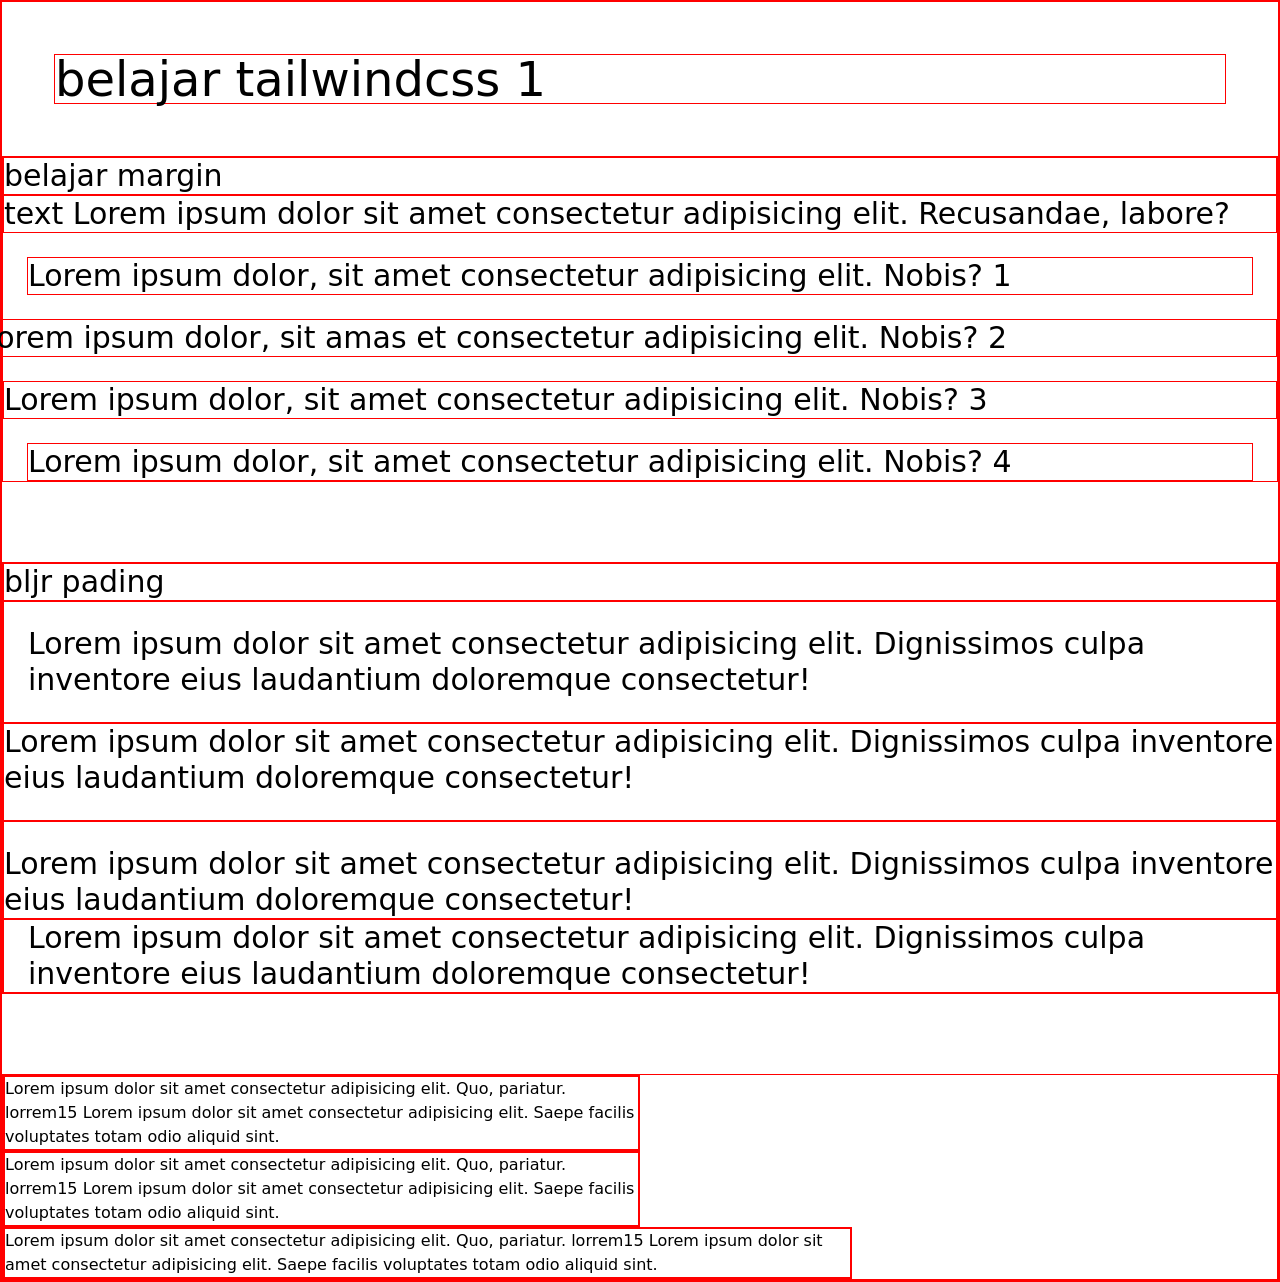
<file: src/public/index.html>
<!DOCTYPE html>
<html lang="en">

<head>
    <meta charset="UTF-8">
    <meta name="viewport" content="width=device-width, initial-scale=1.0">
    <title>Document</title>
    <link rel="stylesheet" href="/src/public/style.css">
</head>
<style>
    * {
        border: solid red 1px;

    }
</style>

<body>
    <h1 class="text-5xl m-13">belajar tailwindcss 1</h1>
    <!-- margin -->
    <section>
        <p class="text-3xl"> belajar margin</p>
        <p class="text-3xl">text Lorem ipsum dolor sit amet consectetur adipisicing elit. Recusandae, labore?</p>
        <!-- margin atas bawah kanan kiri -->
        <p class="m-6 text-3xl">Lorem ipsum dolor, sit amet consectetur adipisicing elit. Nobis? 1</p>
        <!-- margin minus kiri -->
        <p class="-ml-6 text-3xl">Lorem ipsum dolor, sit amas et consectetur adipisicing elit. Nobis? 2</p>
        <!-- margin atas bawah -->
        <p class="my-6 text-3xl">Lorem ipsum dolor, sit amet consectetur adipisicing elit. Nobis? 3</p>
        <!-- margin kiri kanan -->
        <p class="mx-6 text-3xl">Lorem ipsum dolor, sit amet consectetur adipisicing elit. Nobis? 4</p>
    </section>

    <!-- pading -->
    <section class="mt-20">
        <p class="text-3xl">bljr pading</p>
        <!-- pading atas bawah kiri kanan -->
        <p class="text-3xl p-6">Lorem ipsum dolor sit amet consectetur adipisicing elit. Dignissimos culpa inventore
            eius laudantium doloremque consectetur!</p>
        <!-- pading bawah -->
        <p class="text-3xl pb-6">Lorem ipsum dolor sit amet consectetur adipisicing elit. Dignissimos culpa inventore
            eius laudantium doloremque consectetur!</p>
        <!-- pading atas -->
        <p class="text-3xl pt-6">Lorem ipsum dolor sit amet consectetur adipisicing elit. Dignissimos culpa inventore
            eius laudantium doloremque consectetur!</p>
        <!-- pading kiri -->
        <p class="text-3xl pl-6">Lorem ipsum dolor sit amet consectetur adipisicing elit. Dignissimos culpa inventore
            eius laudantium doloremque consectetur!</p>

    </section>

    <section class="size-4/4 mt-20">

       <div class="size-2/4"> <p>Lorem ipsum dolor sit amet consectetur adipisicing elit. Quo, pariatur. lorrem15
    Lorem ipsum dolor sit amet consectetur adipisicing elit. Saepe facilis voluptates totam odio aliquid sint.
</p></div>
<div class="size-2/4"> <p>Lorem ipsum dolor sit amet consectetur adipisicing elit. Quo, pariatur. lorrem15
    Lorem ipsum dolor sit amet consectetur adipisicing elit. Saepe facilis voluptates totam odio aliquid sint.
</p></div>
<div class="size-2/3"> <p>Lorem ipsum dolor sit amet consectetur adipisicing elit. Quo, pariatur. lorrem15
    Lorem ipsum dolor sit amet consectetur adipisicing elit. Saepe facilis voluptates totam odio aliquid sint.
</p></div>
    </section>
</body 
</html>
</file>
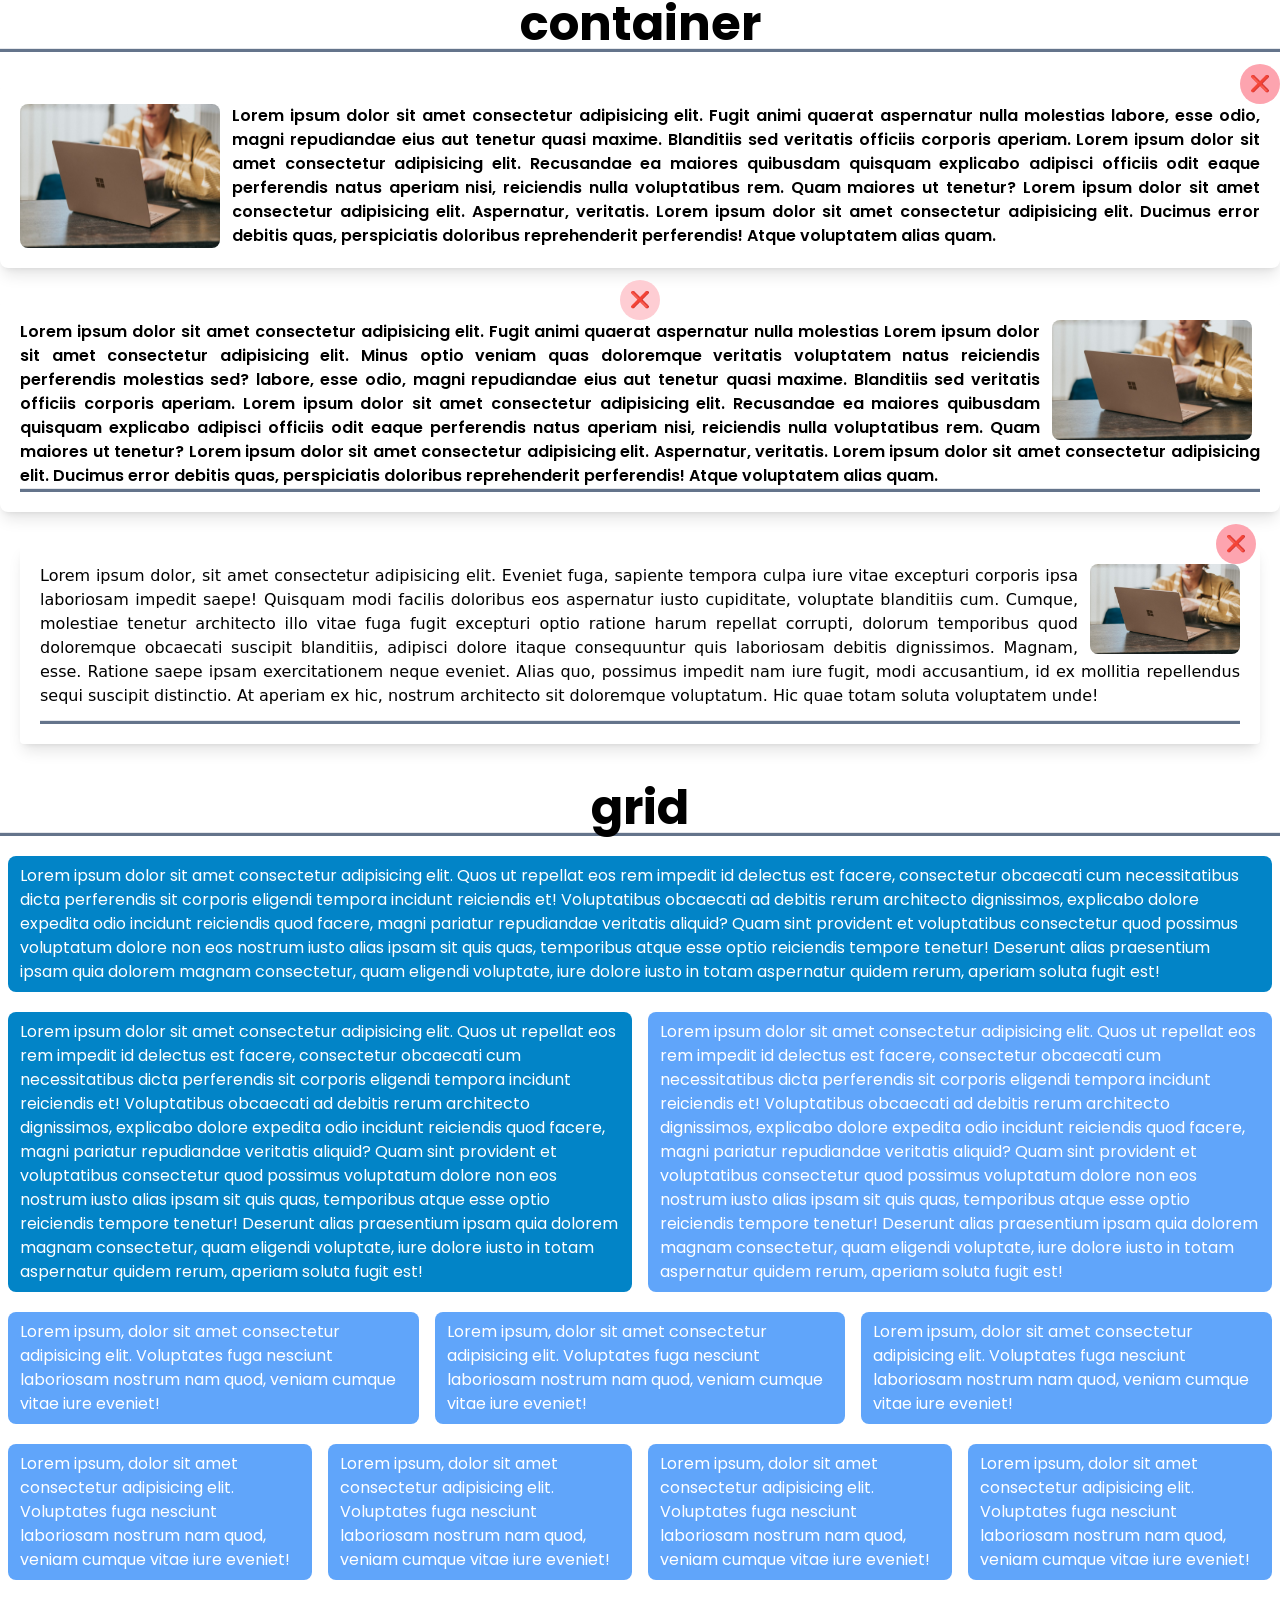
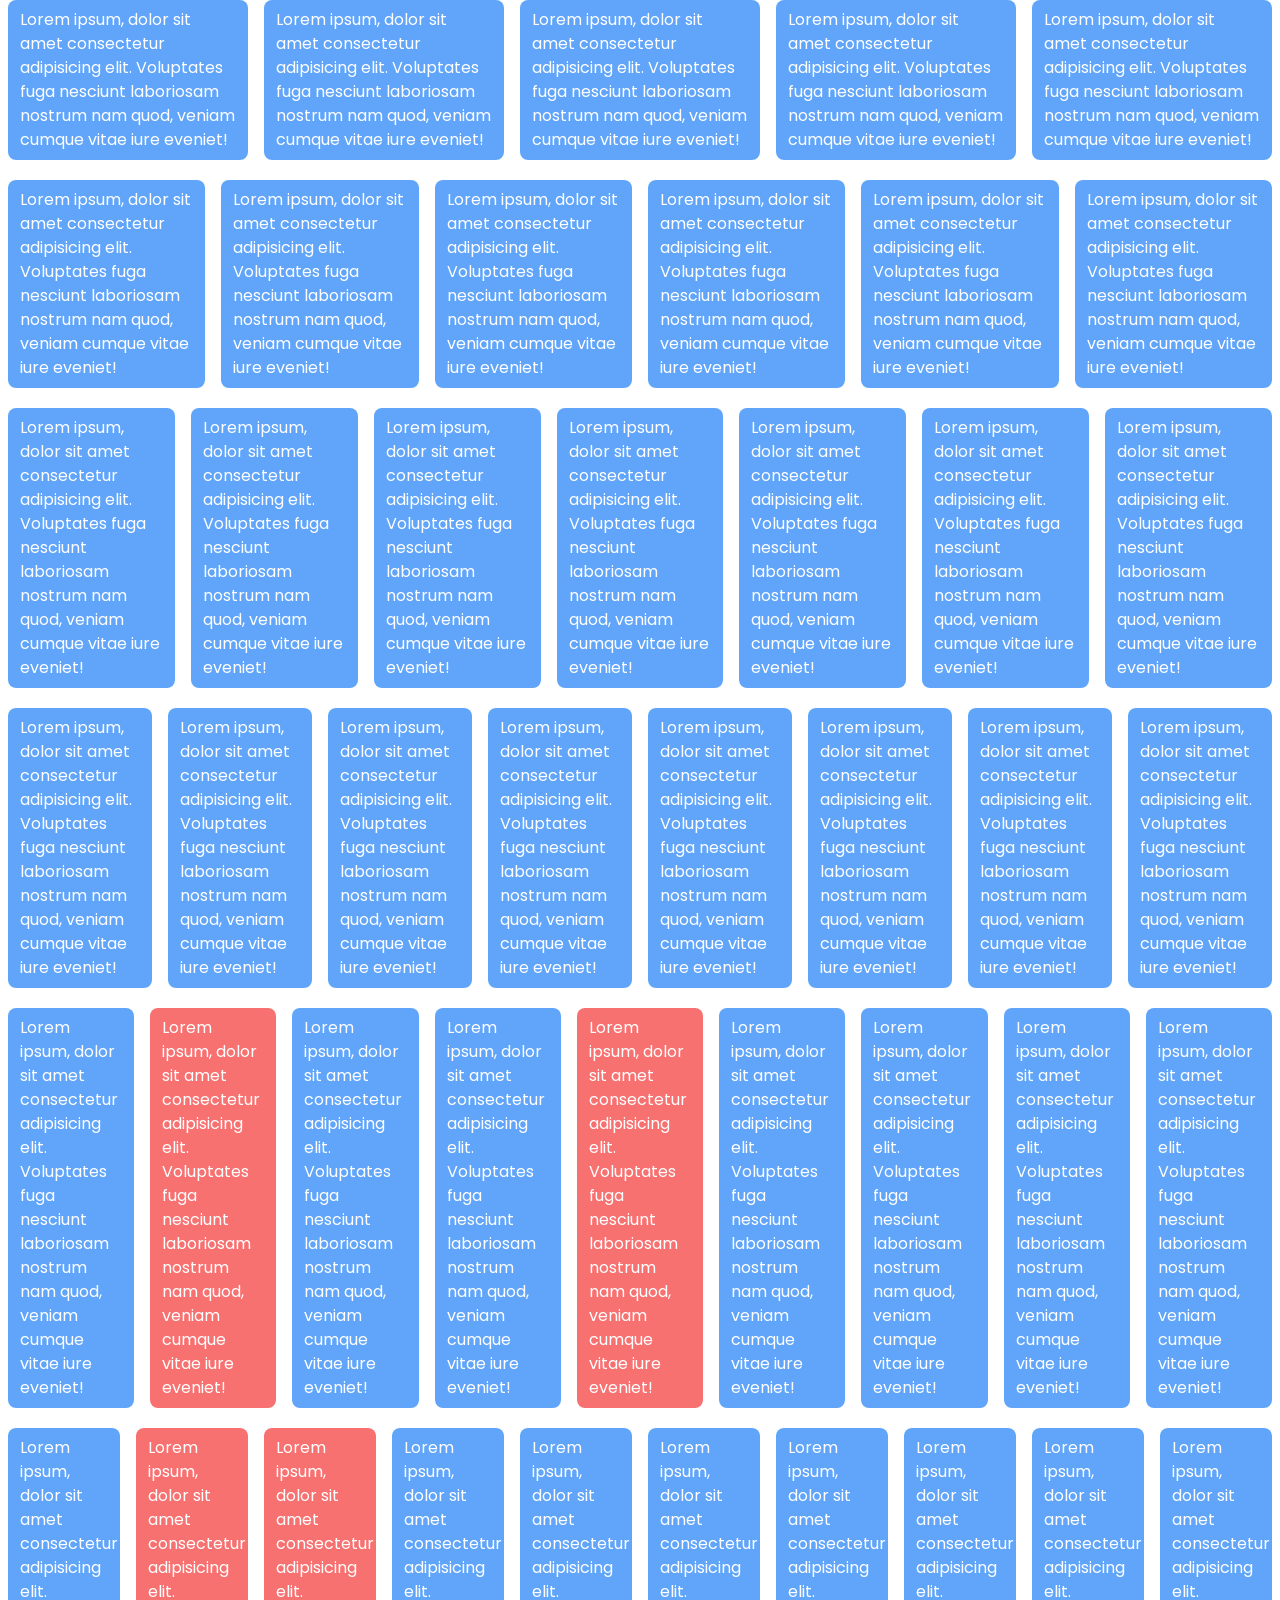
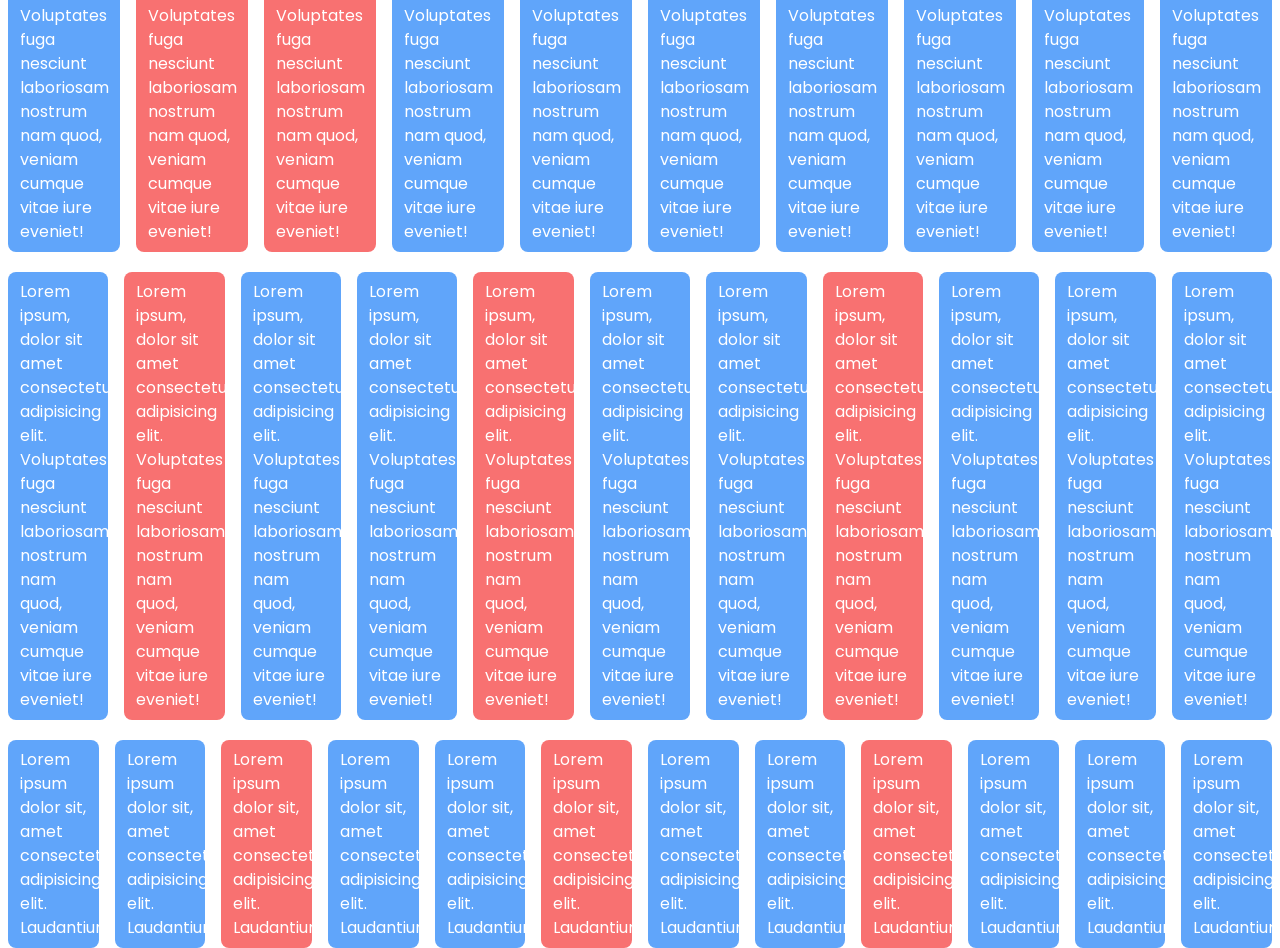
<file: src/public/index3.html>
<!DOCTYPE html>
<html lang="en">

<head>
    <meta charset="UTF-8">
    <meta name="viewport" content="width=device-width, initial-scale=1.0">
    <title>container</title>
    <link rel="preconnect" href="https://fonts.googleapis.com">
    <link rel="preconnect" href="https://fonts.gstatic.com" crossorigin>
    <link
        href="https://fonts.googleapis.com/css2?family=Nunito:wght@200;300;400;500;700&family=Poppins:wght@100;200;400;700&display=swap"
        rel="stylesheet">
    <link rel="stylesheet" href="/src/public/style.css">
</head>

<body>
    <h1 class="text-center font-Poppins text-5xl font-bold">container</h1>
    <hr class="bg-slate-500 h-[4px]">
    </hr>
    <div class="container mt-8 mx-auto px-1rem">
        <div class="bg-white p-5 shadow-lg rounded-lg flex relative">
            <div class="flex absolute rounded-full bg-rose-300 w-10 h-10 -top-5 right-0"><span class="m-auto">❌</span></div>
            <img src="/src/public/image/poto.jpeg" width="200" class="rounded-lg float-left mr-3">
            <p class="text-justify font-Poppins font-semibold">Lorem ipsum dolor sit amet consectetur adipisicing elit.
                Fugit animi quaerat aspernatur nulla molestias
                labore, esse odio, magni repudiandae eius aut tenetur quasi maxime. Blanditiis sed veritatis officiis
                corporis aperiam. Lorem ipsum dolor sit amet consectetur adipisicing elit. Recusandae ea maiores
                quibusdam quisquam explicabo adipisci officiis odit eaque perferendis natus aperiam nisi, reiciendis
                nulla voluptatibus rem. Quam maiores ut tenetur? Lorem ipsum dolor sit amet consectetur adipisicing
                elit. Aspernatur, veritatis. Lorem ipsum dolor sit amet consectetur adipisicing elit. Ducimus error
                debitis quas, perspiciatis doloribus reprehenderit perferendis! Atque voluptatem alias quam.</p>
            <div class="bg-slate-500 h-[4px]mt-3"></div>
        </div>
    </div>
    <div class="container mt-8 mx-auto px-1rem">
        <div class="bg-white p-5 shadow-lg rounded-lg  relative">
            <div class="flex absolute rounded-full bg-rose-200 w-10 h-10 -translate-x-1/2 -top-5 left-1/2">
                <span class="m-auto">❌</span>
            </div>
            <img src="/src/public/image/poto.jpeg" width="200" class="rounded-lg float-right ml-3 mr-2">
            <p class="text-justify font-Poppins font-semibold">Lorem ipsum dolor sit amet consectetur adipisicing elit.
                Fugit animi quaerat aspernatur nulla molestias Lorem ipsum dolor sit amet consectetur adipisicing elit.
                Minus optio veniam quas doloremque veritatis voluptatem natus reiciendis perferendis molestias sed?
                labore, esse odio, magni repudiandae eius aut tenetur quasi maxime. Blanditiis sed veritatis officiis
                corporis aperiam. Lorem ipsum dolor sit amet consectetur adipisicing elit. Recusandae ea maiores
                quibusdam quisquam explicabo adipisci officiis odit eaque perferendis natus aperiam nisi, reiciendis
                nulla voluptatibus rem. Quam maiores ut tenetur? Lorem ipsum dolor sit amet consectetur adipisicing
                elit. Aspernatur, veritatis. Lorem ipsum dolor sit amet consectetur adipisicing elit. Ducimus error
                debitis quas, perspiciatis doloribus reprehenderit perferendis! Atque voluptatem alias quam.</p>
            <div class="bg-slate-500 h-[4px]mt-3"></div>
            <hr class="bg-slate-500 h-[4px]">
            </hr>
        </div>
    </div>
    <div class="container mt-8 mx-auto px-5">
        <div class="bg-white p-5 shadow-lg rounded relative">
            <div class="rounded-full bg-rose-300 w-10 h-10 flex absolute -top-5 right-0 -translate-x-1">
                <a class="m-auto" href="#">❌</a>
            </div>
            <img src="/src/public/image/poto.jpeg" alt="" width="150" height="150" class="rounded-lg float-right ml-3">
            <p class="text-justify font-Montserrat font-light">Lorem ipsum dolor, sit amet consectetur adipisicing elit.
                Eveniet fuga, sapiente tempora culpa iure vitae excepturi corporis ipsa laboriosam impedit saepe!
                Quisquam modi facilis doloribus eos aspernatur iusto cupiditate, voluptate blanditiis cum. Cumque,
                molestiae tenetur architecto illo vitae fuga fugit excepturi optio ratione harum repellat corrupti,
                dolorum temporibus quod doloremque obcaecati suscipit blanditiis, adipisci dolore itaque consequuntur
                quis laboriosam debitis dignissimos. Magnam, esse. Ratione saepe ipsam exercitationem neque eveniet.
                Alias quo, possimus impedit nam iure fugit, modi accusantium, id ex mollitia repellendus sequi suscipit
                distinctio. At aperiam ex hic, nostrum architecto sit doloremque voluptatum. Hic quae totam soluta
                voluptatem unde!</p>
            <hr class="bg-slate-500 h-[4px] mt-3">
        </div>
    </div>
    <h1 class="text-5xl font-Poppins text-center font-bold mt-10 ">grid</h1>
    <hr class="bg-slate-500 h-[4px]">
    <div class="mt-5 grid grid-cols-1">
        <div class="bg-sky-600 px-3 py-2 mx-2 rounded-lg">
            <p class="font-Poppins text-white">Lorem ipsum dolor sit amet consectetur adipisicing elit. Quos ut repellat
                eos rem impedit id delectus est
                facere, consectetur obcaecati cum necessitatibus dicta perferendis sit corporis eligendi tempora
                incidunt reiciendis et! Voluptatibus obcaecati ad debitis rerum architecto dignissimos, explicabo dolore
                expedita odio incidunt reiciendis quod facere, magni pariatur repudiandae veritatis aliquid? Quam sint
                provident et voluptatibus consectetur quod possimus voluptatum dolore non eos nostrum iusto alias ipsam
                sit quis quas, temporibus atque esse optio reiciendis tempore tenetur! Deserunt alias praesentium ipsam
                quia dolorem magnam consectetur, quam eligendi voluptate, iure dolore iusto in totam aspernatur quidem
                rerum, aperiam soluta fugit est!</p>
        </div>
    </div>

    <div class="mt-5 grid grid-cols-2">
        <div class="bg-sky-600 px-3 py-2 mx-2 rounded-lg">
            <p class="font-Poppins text-white">Lorem ipsum dolor sit amet consectetur adipisicing elit. Quos ut repellat
                eos rem impedit id delectus est
                facere, consectetur obcaecati cum necessitatibus dicta perferendis sit corporis eligendi tempora
                incidunt reiciendis et! Voluptatibus obcaecati ad debitis rerum architecto dignissimos, explicabo dolore
                expedita odio incidunt reiciendis quod facere, magni pariatur repudiandae veritatis aliquid? Quam sint
                provident et voluptatibus consectetur quod possimus voluptatum dolore non eos nostrum iusto alias ipsam
                sit quis quas, temporibus atque esse optio reiciendis tempore tenetur! Deserunt alias praesentium ipsam
                quia dolorem magnam consectetur, quam eligendi voluptate, iure dolore iusto in totam aspernatur quidem
                rerum, aperiam soluta fugit est!</p>
        </div>
        <div class="bg-blue-400 px-3 py-2 mx-2 rounded-lg">
            <p class="font-Poppins text-white">Lorem ipsum dolor sit amet consectetur adipisicing elit. Quos ut repellat
                eos rem impedit id delectus est
                facere, consectetur obcaecati cum necessitatibus dicta perferendis sit corporis eligendi tempora
                incidunt reiciendis et! Voluptatibus obcaecati ad debitis rerum architecto dignissimos, explicabo dolore
                expedita odio incidunt reiciendis quod facere, magni pariatur repudiandae veritatis aliquid? Quam sint
                provident et voluptatibus consectetur quod possimus voluptatum dolore non eos nostrum iusto alias ipsam
                sit quis quas, temporibus atque esse optio reiciendis tempore tenetur! Deserunt alias praesentium ipsam
                quia dolorem magnam consectetur, quam eligendi voluptate, iure dolore iusto in totam aspernatur quidem
                rerum, aperiam soluta fugit est!</p>
        </div>
    </div>

    <div class="mt-5 grid grid-cols-3">
        <div class="bg-blue-400 px-3 py-2 mx-2 rounded-lg">
            <p class="font-Poppins text-white">Lorem ipsum, dolor sit amet consectetur adipisicing elit. Voluptates fuga
                nesciunt laboriosam nostrum nam quod, veniam cumque vitae iure eveniet!</p>
        </div>
        <div class="bg-blue-400 px-3 py-2 mx-2 rounded-lg">
            <p class="font-Poppins text-white">Lorem ipsum, dolor sit amet consectetur adipisicing elit. Voluptates fuga
                nesciunt laboriosam nostrum nam quod, veniam cumque vitae iure eveniet!</p>
        </div>
        <div class="bg-blue-400 px-3 py-2 mx-2 rounded-lg">
            <p class="font-Poppins text-white">Lorem ipsum, dolor sit amet consectetur adipisicing elit. Voluptates fuga
                nesciunt laboriosam nostrum nam quod, veniam cumque vitae iure eveniet!</p>
        </div>
    </div>

    <div class="mt-5 grid grid-cols-4">
        <div class="bg-blue-400 px-3 py-2 mx-2 rounded-lg">
            <p class="font-Poppins text-white">Lorem ipsum, dolor sit amet consectetur adipisicing elit. Voluptates fuga
                nesciunt laboriosam nostrum nam quod, veniam cumque vitae iure eveniet!</p>
        </div>
        <div class="bg-blue-400 px-3 py-2 mx-2 rounded-lg">
            <p class="font-Poppins text-white">Lorem ipsum, dolor sit amet consectetur adipisicing elit. Voluptates fuga
                nesciunt laboriosam nostrum nam quod, veniam cumque vitae iure eveniet!</p>
        </div>
        <div class="bg-blue-400 px-3 py-2 mx-2 rounded-lg">
            <p class="font-Poppins text-white">Lorem ipsum, dolor sit amet consectetur adipisicing elit. Voluptates fuga
                nesciunt laboriosam nostrum nam quod, veniam cumque vitae iure eveniet!</p>
        </div>
        <div class="bg-blue-400 px-3 py-2 mx-2 rounded-lg">
            <p class="font-Poppins text-white">Lorem ipsum, dolor sit amet consectetur adipisicing elit. Voluptates fuga
                nesciunt laboriosam nostrum nam quod, veniam cumque vitae iure eveniet!</p>
        </div>
    </div>

    <div class="mt-5 grid grid-cols-5">
        <div class="bg-blue-400 px-3 py-2 mx-2 rounded-lg">
            <p class="font-Poppins text-white">Lorem ipsum, dolor sit amet consectetur adipisicing elit. Voluptates fuga
                nesciunt laboriosam nostrum nam quod, veniam cumque vitae iure eveniet!</p>
        </div>
        <div class="bg-blue-400 px-3 py-2 mx-2 rounded-lg">
            <p class="font-Poppins text-white">Lorem ipsum, dolor sit amet consectetur adipisicing elit. Voluptates fuga
                nesciunt laboriosam nostrum nam quod, veniam cumque vitae iure eveniet!</p>
        </div>
        <div class="bg-blue-400 px-3 py-2 mx-2 rounded-lg">
            <p class="font-Poppins text-white">Lorem ipsum, dolor sit amet consectetur adipisicing elit. Voluptates fuga
                nesciunt laboriosam nostrum nam quod, veniam cumque vitae iure eveniet!</p>
        </div>
        <div class="bg-blue-400 px-3 py-2 mx-2 rounded-lg">
            <p class="font-Poppins text-white">Lorem ipsum, dolor sit amet consectetur adipisicing elit. Voluptates fuga
                nesciunt laboriosam nostrum nam quod, veniam cumque vitae iure eveniet!</p>
        </div>
        <div class="bg-blue-400 px-3 py-2 mx-2 rounded-lg">
            <p class="font-Poppins text-white">Lorem ipsum, dolor sit amet consectetur adipisicing elit. Voluptates fuga
                nesciunt laboriosam nostrum nam quod, veniam cumque vitae iure eveniet!</p>
        </div>
    </div>

    <div class="mt-5 grid grid-cols-6">
        <div class="bg-blue-400 px-3 py-2 mx-2 rounded-lg">
            <p class="font-Poppins text-white">Lorem ipsum, dolor sit amet consectetur adipisicing elit. Voluptates fuga
                nesciunt laboriosam nostrum nam quod, veniam cumque vitae iure eveniet!</p>
        </div>
        <div class="bg-blue-400 px-3 py-2 mx-2 rounded-lg">
            <p class="font-Poppins text-white">Lorem ipsum, dolor sit amet consectetur adipisicing elit. Voluptates fuga
                nesciunt laboriosam nostrum nam quod, veniam cumque vitae iure eveniet!</p>
        </div>
        <div class="bg-blue-400 px-3 py-2 mx-2 rounded-lg">
            <p class="font-Poppins text-white">Lorem ipsum, dolor sit amet consectetur adipisicing elit. Voluptates fuga
                nesciunt laboriosam nostrum nam quod, veniam cumque vitae iure eveniet!</p>
        </div>
        <div class="bg-blue-400 px-3 py-2 mx-2 rounded-lg">
            <p class="font-Poppins text-white">Lorem ipsum, dolor sit amet consectetur adipisicing elit. Voluptates fuga
                nesciunt laboriosam nostrum nam quod, veniam cumque vitae iure eveniet!</p>
        </div>
        <div class="bg-blue-400 px-3 py-2 mx-2 rounded-lg">
            <p class="font-Poppins text-white">Lorem ipsum, dolor sit amet consectetur adipisicing elit. Voluptates fuga
                nesciunt laboriosam nostrum nam quod, veniam cumque vitae iure eveniet!</p>
        </div>
        <div class="bg-blue-400 px-3 py-2 mx-2 rounded-lg">
            <p class="font-Poppins text-white">Lorem ipsum, dolor sit amet consectetur adipisicing elit. Voluptates fuga
                nesciunt laboriosam nostrum nam quod, veniam cumque vitae iure eveniet!</p>
        </div>
    </div>

    <div class="mt-5 grid grid-cols-7">
        <div class="bg-blue-400 px-3 py-2 mx-2 rounded-lg">
            <p class="font-Poppins text-white">Lorem ipsum, dolor sit amet consectetur adipisicing elit. Voluptates fuga
                nesciunt laboriosam nostrum nam quod, veniam cumque vitae iure eveniet!</p>
        </div>
        <div class="bg-blue-400 px-3 py-2 mx-2 rounded-lg">
            <p class="font-Poppins text-white">Lorem ipsum, dolor sit amet consectetur adipisicing elit. Voluptates fuga
                nesciunt laboriosam nostrum nam quod, veniam cumque vitae iure eveniet!</p>
        </div>
        <div class="bg-blue-400 px-3 py-2 mx-2 rounded-lg">
            <p class="font-Poppins text-white">Lorem ipsum, dolor sit amet consectetur adipisicing elit. Voluptates fuga
                nesciunt laboriosam nostrum nam quod, veniam cumque vitae iure eveniet!</p>
        </div>
        <div class="bg-blue-400 px-3 py-2 mx-2 rounded-lg">
            <p class="font-Poppins text-white">Lorem ipsum, dolor sit amet consectetur adipisicing elit. Voluptates fuga
                nesciunt laboriosam nostrum nam quod, veniam cumque vitae iure eveniet!</p>
        </div>
        <div class="bg-blue-400 px-3 py-2 mx-2 rounded-lg">
            <p class="font-Poppins text-white">Lorem ipsum, dolor sit amet consectetur adipisicing elit. Voluptates fuga
                nesciunt laboriosam nostrum nam quod, veniam cumque vitae iure eveniet!</p>
        </div>
        <div class="bg-blue-400 px-3 py-2 mx-2 rounded-lg">
            <p class="font-Poppins text-white">Lorem ipsum, dolor sit amet consectetur adipisicing elit. Voluptates fuga
                nesciunt laboriosam nostrum nam quod, veniam cumque vitae iure eveniet!</p>
        </div>
        <div class="bg-blue-400 px-3 py-2 mx-2 rounded-lg">
            <p class="font-Poppins text-white">Lorem ipsum, dolor sit amet consectetur adipisicing elit. Voluptates fuga
                nesciunt laboriosam nostrum nam quod, veniam cumque vitae iure eveniet!</p>
        </div>
    </div>

    <div class="mt-5 grid grid-cols-8">
        <div class="bg-blue-400 px-3 py-2 mx-2 rounded-lg">
            <p class="font-Poppins text-white">Lorem ipsum, dolor sit amet consectetur adipisicing elit. Voluptates fuga
                nesciunt laboriosam nostrum nam quod, veniam cumque vitae iure eveniet!</p>
        </div>
        <div class="bg-blue-400 px-3 py-2 mx-2 rounded-lg">
            <p class="font-Poppins text-white">Lorem ipsum, dolor sit amet consectetur adipisicing elit. Voluptates fuga
                nesciunt laboriosam nostrum nam quod, veniam cumque vitae iure eveniet!</p>
        </div>
        <div class="bg-blue-400 px-3 py-2 mx-2 rounded-lg">
            <p class="font-Poppins text-white">Lorem ipsum, dolor sit amet consectetur adipisicing elit. Voluptates fuga
                nesciunt laboriosam nostrum nam quod, veniam cumque vitae iure eveniet!</p>
        </div>
        <div class="bg-blue-400 px-3 py-2 mx-2 rounded-lg">
            <p class="font-Poppins text-white">Lorem ipsum, dolor sit amet consectetur adipisicing elit. Voluptates fuga
                nesciunt laboriosam nostrum nam quod, veniam cumque vitae iure eveniet!</p>
        </div>
        <div class="bg-blue-400 px-3 py-2 mx-2 rounded-lg">
            <p class="font-Poppins text-white">Lorem ipsum, dolor sit amet consectetur adipisicing elit. Voluptates fuga
                nesciunt laboriosam nostrum nam quod, veniam cumque vitae iure eveniet!</p>
        </div>
        <div class="bg-blue-400 px-3 py-2 mx-2 rounded-lg">
            <p class="font-Poppins text-white">Lorem ipsum, dolor sit amet consectetur adipisicing elit. Voluptates fuga
                nesciunt laboriosam nostrum nam quod, veniam cumque vitae iure eveniet!</p>
        </div>
        <div class="bg-blue-400 px-3 py-2 mx-2 rounded-lg">
            <p class="font-Poppins text-white">Lorem ipsum, dolor sit amet consectetur adipisicing elit. Voluptates fuga
                nesciunt laboriosam nostrum nam quod, veniam cumque vitae iure eveniet!</p>
        </div>
        <div class="bg-blue-400 px-3 py-2 mx-2 rounded-lg">
            <p class="font-Poppins text-white">Lorem ipsum, dolor sit amet consectetur adipisicing elit. Voluptates fuga
                nesciunt laboriosam nostrum nam quod, veniam cumque vitae iure eveniet!</p>
        </div>
    </div>


    <div class="mt-5 grid grid-cols-9">
        <div class="bg-blue-400 px-3 py-2 mx-2 rounded-lg">
            <p class="font-Poppins text-white">Lorem ipsum, dolor sit amet consectetur adipisicing elit. Voluptates fuga
                nesciunt laboriosam nostrum nam quod, veniam cumque vitae iure eveniet!</p>
        </div>
        <div class="bg-red-400 px-3 py-2 mx-2 rounded-lg">
            <p class="font-Poppins text-white">Lorem ipsum, dolor sit amet consectetur adipisicing elit. Voluptates fuga
                nesciunt laboriosam nostrum nam quod, veniam cumque vitae iure eveniet!</p>
        </div>
        <div class="bg-blue-400 px-3 py-2 mx-2 rounded-lg">
            <p class="font-Poppins text-white">Lorem ipsum, dolor sit amet consectetur adipisicing elit. Voluptates fuga
                nesciunt laboriosam nostrum nam quod, veniam cumque vitae iure eveniet!</p>
        </div>
        <div class="bg-blue-400 px-3 py-2 mx-2 rounded-lg">
            <p class="font-Poppins text-white">Lorem ipsum, dolor sit amet consectetur adipisicing elit. Voluptates fuga
                nesciunt laboriosam nostrum nam quod, veniam cumque vitae iure eveniet!</p>
        </div>
        <div class="bg-red-400 px-3 py-2 mx-2 rounded-lg">
            <p class="font-Poppins text-white">Lorem ipsum, dolor sit amet consectetur adipisicing elit. Voluptates fuga
                nesciunt laboriosam nostrum nam quod, veniam cumque vitae iure eveniet!</p>
        </div>
        <div class="bg-blue-400 px-3 py-2 mx-2 rounded-lg">
            <p class="font-Poppins text-white">Lorem ipsum, dolor sit amet consectetur adipisicing elit. Voluptates fuga
                nesciunt laboriosam nostrum nam quod, veniam cumque vitae iure eveniet!</p>
        </div>
        <div class="bg-blue-400 px-3 py-2 mx-2 rounded-lg">
            <p class="font-Poppins text-white">Lorem ipsum, dolor sit amet consectetur adipisicing elit. Voluptates fuga
                nesciunt laboriosam nostrum nam quod, veniam cumque vitae iure eveniet!</p>
        </div>
        <div class="bg-blue-400 px-3 py-2 mx-2 rounded-lg">
            <p class="font-Poppins text-white">Lorem ipsum, dolor sit amet consectetur adipisicing elit. Voluptates fuga
                nesciunt laboriosam nostrum nam quod, veniam cumque vitae iure eveniet!</p>
        </div>
        <div class="bg-blue-400 px-3 py-2 mx-2 rounded-lg">
            <p class="font-Poppins text-white">Lorem ipsum, dolor sit amet consectetur adipisicing elit. Voluptates fuga
                nesciunt laboriosam nostrum nam quod, veniam cumque vitae iure eveniet!</p>
        </div>
    </div>

    <div class="mt-5 grid grid-cols-10">
        <div class="bg-blue-400 px-3 py-2 mx-2 rounded-lg">
            <p class="font-Poppins text-white">Lorem ipsum, dolor sit amet consectetur adipisicing elit. Voluptates fuga
                nesciunt laboriosam nostrum nam quod, veniam cumque vitae iure eveniet!</p>
        </div>
        <div class="bg-red-400 px-3 py-2 mx-2 rounded-lg">
            <p class="font-Poppins text-white">Lorem ipsum, dolor sit amet consectetur adipisicing elit. Voluptates fuga
                nesciunt laboriosam nostrum nam quod, veniam cumque vitae iure eveniet!</p>
        </div>
        <div class="bg-red-400 px-3 py-2 mx-2 rounded-lg">
            <p class="font-Poppins text-white">Lorem ipsum, dolor sit amet consectetur adipisicing elit. Voluptates fuga
                nesciunt laboriosam nostrum nam quod, veniam cumque vitae iure eveniet!</p>
        </div>
        <div class="bg-blue-400 px-3 py-2 mx-2 rounded-lg">
            <p class="font-Poppins text-white">Lorem ipsum, dolor sit amet consectetur adipisicing elit. Voluptates fuga
                nesciunt laboriosam nostrum nam quod, veniam cumque vitae iure eveniet!</p>
        </div>
        <div class="bg-blue-400 px-3 py-2 mx-2 rounded-lg">
            <p class="font-Poppins text-white">Lorem ipsum, dolor sit amet consectetur adipisicing elit. Voluptates fuga
                nesciunt laboriosam nostrum nam quod, veniam cumque vitae iure eveniet!</p>
        </div>
        <div class="bg-blue-400 px-3 py-2 mx-2 rounded-lg">
            <p class="font-Poppins text-white">Lorem ipsum, dolor sit amet consectetur adipisicing elit. Voluptates fuga
                nesciunt laboriosam nostrum nam quod, veniam cumque vitae iure eveniet!</p>
        </div>
        <div class="bg-blue-400 px-3 py-2 mx-2 rounded-lg">
            <p class="font-Poppins text-white">Lorem ipsum, dolor sit amet consectetur adipisicing elit. Voluptates fuga
                nesciunt laboriosam nostrum nam quod, veniam cumque vitae iure eveniet!</p>
        </div>
        <div class="bg-blue-400 px-3 py-2 mx-2 rounded-lg">
            <p class="font-Poppins text-white">Lorem ipsum, dolor sit amet consectetur adipisicing elit. Voluptates fuga
                nesciunt laboriosam nostrum nam quod, veniam cumque vitae iure eveniet!</p>
        </div>
        <div class="bg-blue-400 px-3 py-2 mx-2 rounded-lg">
            <p class="font-Poppins text-white">Lorem ipsum, dolor sit amet consectetur adipisicing elit. Voluptates fuga
                nesciunt laboriosam nostrum nam quod, veniam cumque vitae iure eveniet!</p>
        </div>
        <div class="bg-blue-400 px-3 py-2 mx-2 rounded-lg">
            <p class="font-Poppins text-white">Lorem ipsum, dolor sit amet consectetur adipisicing elit. Voluptates fuga
                nesciunt laboriosam nostrum nam quod, veniam cumque vitae iure eveniet!</p>
        </div>
    </div>

    <div class="mt-5 grid grid-cols-11">
        <div class="bg-blue-400 px-3 py-2 mx-2 rounded-lg">
            <p class="font-Poppins text-white">Lorem ipsum, dolor sit amet consectetur adipisicing elit. Voluptates fuga
                nesciunt laboriosam nostrum nam quod, veniam cumque vitae iure eveniet!</p>
        </div>
        <div class="bg-red-400 px-3 py-2 mx-2 rounded-lg">
            <p class="font-Poppins text-white">Lorem ipsum, dolor sit amet consectetur adipisicing elit. Voluptates fuga
                nesciunt laboriosam nostrum nam quod, veniam cumque vitae iure eveniet!</p>
        </div>
        <div class="bg-blue-400 px-3 py-2 mx-2 rounded-lg">
            <p class="font-Poppins text-white">Lorem ipsum, dolor sit amet consectetur adipisicing elit. Voluptates fuga
                nesciunt laboriosam nostrum nam quod, veniam cumque vitae iure eveniet!</p>
        </div>
        <div class="bg-blue-400 px-3 py-2 mx-2 rounded-lg">
            <p class="font-Poppins text-white">Lorem ipsum, dolor sit amet consectetur adipisicing elit. Voluptates fuga
                nesciunt laboriosam nostrum nam quod, veniam cumque vitae iure eveniet!</p>
        </div>
        <div class="bg-red-400 px-3 py-2 mx-2 rounded-lg">
            <p class="font-Poppins text-white">Lorem ipsum, dolor sit amet consectetur adipisicing elit. Voluptates fuga
                nesciunt laboriosam nostrum nam quod, veniam cumque vitae iure eveniet!</p>
        </div>
        <div class="bg-blue-400 px-3 py-2 mx-2 rounded-lg">
            <p class="font-Poppins text-white">Lorem ipsum, dolor sit amet consectetur adipisicing elit. Voluptates fuga
                nesciunt laboriosam nostrum nam quod, veniam cumque vitae iure eveniet!</p>
        </div>
        <div class="bg-blue-400 px-3 py-2 mx-2 rounded-lg">
            <p class="font-Poppins text-white">Lorem ipsum, dolor sit amet consectetur adipisicing elit. Voluptates fuga
                nesciunt laboriosam nostrum nam quod, veniam cumque vitae iure eveniet!</p>
        </div>
        <div class="bg-red-400 px-3 py-2 mx-2 rounded-lg">
            <p class="font-Poppins text-white">Lorem ipsum, dolor sit amet consectetur adipisicing elit. Voluptates fuga
                nesciunt laboriosam nostrum nam quod, veniam cumque vitae iure eveniet!</p>
        </div>
        <div class="bg-blue-400 px-3 py-2 mx-2 rounded-lg">
            <p class="font-Poppins text-white">Lorem ipsum, dolor sit amet consectetur adipisicing elit. Voluptates fuga
                nesciunt laboriosam nostrum nam quod, veniam cumque vitae iure eveniet!</p>
        </div>
        <div class="bg-blue-400 px-3 py-2 mx-2 rounded-lg">
            <p class="font-Poppins text-white">Lorem ipsum, dolor sit amet consectetur adipisicing elit. Voluptates fuga
                nesciunt laboriosam nostrum nam quod, veniam cumque vitae iure eveniet!</p>
        </div>
        <div class="bg-blue-400 px-3 py-2 mx-2 rounded-lg">
            <p class="font-Poppins text-white">Lorem ipsum, dolor sit amet consectetur adipisicing elit. Voluptates fuga
                nesciunt laboriosam nostrum nam quod, veniam cumque vitae iure eveniet!</p>
        </div>
    </div>

    <div class="mt-5 grid grid-cols-12">
        <div class="bg-blue-400 px-3 py-2 mx-2 rounded-lg">
            <p class="font-Poppins text-white">Lorem ipsum dolor sit, amet consectetur adipisicing elit. Laudantium.</p>
        </div>
        <div class="bg-blue-400 px-3 py-2 mx-2 rounded-lg">
            <p class="font-Poppins text-white">Lorem ipsum dolor sit, amet consectetur adipisicing elit. Laudantium.</p>
        </div>
        <div class="bg-red-400 px-3 py-2 mx-2 rounded-lg">
            <p class="font-Poppins text-white">Lorem ipsum dolor sit, amet consectetur adipisicing elit. Laudantium.</p>
        </div>
        <div class="bg-blue-400 px-3 py-2 mx-2 rounded-lg">
            <p class="font-Poppins text-white">Lorem ipsum dolor sit, amet consectetur adipisicing elit. Laudantium.</p>
        </div>
        <div class="bg-blue-400 px-3 py-2 mx-2 rounded-lg">
            <p class="font-Poppins text-white">Lorem ipsum dolor sit, amet consectetur adipisicing elit. Laudantium.</p>
        </div>
        <div class="bg-red-400 px-3 py-2 mx-2 rounded-lg">
            <p class="font-Poppins text-white">Lorem ipsum dolor sit, amet consectetur adipisicing elit. Laudantium.</p>
        </div>
        <div class="bg-blue-400 px-3 py-2 mx-2 rounded-lg">
            <p class="font-Poppins text-white">Lorem ipsum dolor sit, amet consectetur adipisicing elit. Laudantium.</p>
        </div>
        <div class="bg-blue-400 px-3 py-2 mx-2 rounded-lg">
            <p class="font-Poppins text-white">Lorem ipsum dolor sit, amet consectetur adipisicing elit. Laudantium.</p>
        </div>
        <div class="bg-red-400 px-3 py-2 mx-2 rounded-lg">
            <p class="font-Poppins text-white">Lorem ipsum dolor sit, amet consectetur adipisicing elit. Laudantium.</p>
        </div>
        <div class="bg-blue-400 px-3 py-2 mx-2 rounded-lg">
            <p class="font-Poppins text-white">Lorem ipsum dolor sit, amet consectetur adipisicing elit. Laudantium.</p>
        </div>
        <div class="bg-blue-400 px-3 py-2 mx-2 rounded-lg">
            <p class="font-Poppins text-white">Lorem ipsum dolor sit, amet consectetur adipisicing elit. Laudantium.</p>
        </div>
        <div class="bg-blue-400 px-3 py-2 mx-2 rounded-lg">
            <p class="font-Poppins text-white">Lorem ipsum dolor sit, amet consectetur adipisicing elit. Laudantium.</p>
        </div>
    </div>

</body>

</html>
</file>
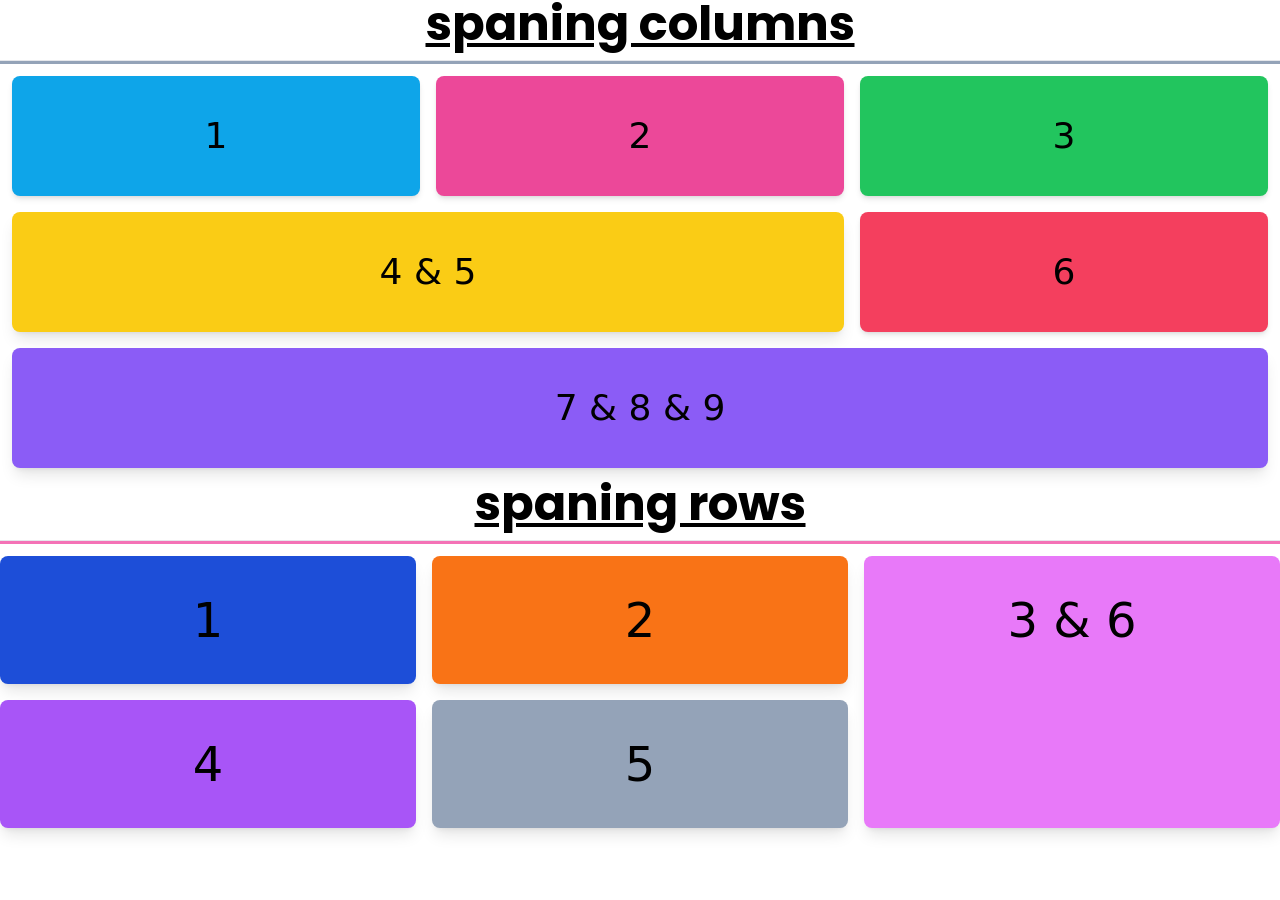
<file: src/public/index4.html>
<!DOCTYPE html>
<html lang="en">
<head>
    <meta charset="UTF-8">
    <meta name="viewport" content="width=device-width, initial-scale=1.0">
    <title>Document</title>
    <link rel="preconnect" href="https://fonts.googleapis.com">
    <link rel="preconnect" href="https://fonts.gstatic.com" crossorigin>
    <link
        href="https://fonts.googleapis.com/css2?family=Nunito:wght@200;300;400;500;700&family=Poppins:wght@100;200;400;700&display=swap"
        rel="stylesheet">
    <link rel="stylesheet" href="/src/public/style.css">
</head>
<body>
    <h1 class="text-center font-bold text-5xl font-Poppins underline">spaning columns</h1>
<hr class="h-[4px] bg-slate-400 mt-3">

<div class="grid grid-cols-3 gap-4 p-3">
    <div class="bg-sky-500 py-10 rounded-lg shadow-md">
        <p class="text-center text-4xl">1</p>
    </div>
    <div class="bg-pink-500 py-10 rounded-lg shadow-md">
        <p class="text-center text-4xl">2</p>
    </div>
    <div class="bg-green-500 py-10  rounded-lg shadow-md">
        <p class="text-center text-4xl">3</p>
    </div>

    <div class="col-span-2 px-4 py-10 rounded-lg shadow-lg bg-yellow-400">
        <p class="text-center text-4xl">4 & 5</p>
    </div>
    <div class="bg-rose-500 py-10  rounded-lg shadow-md">
        <p class="text-center text-4xl">6</p>
    </div>
    <div class="col-span-3 px-4 py-10 rounded-lg shadow-lg bg-violet-500">
        <p class="text-center text-4xl">7 & 8 & 9</p>
    </div>
</div>

<h1 class="text-center font-bold text-5xl font-Poppins underline">spaning rows</h1>
<hr class="h-[4px] bg-pink-400 mt-3">
<div class="grid grid-cols-3 gap-4 mt-3">
    <div class="bg-blue-700 px-4 py-10 rounded-lg shadow-lg">
        <p class="text-center text-5xl">1</p>
    </div>
    <div class="bg-orange-500 px-4 py-10 rounded-lg shadow-lg">
        <p class="text-center text-5xl">2</p>
    </div>
<div class="row-span-2 px-4 py-10 rounded-lg shadow-lg bg-fuchsia-400">
    <p class="text-center text-5xl">3 & 6</p>
</div>
    <div class="bg-purple-500 px-4 py-10 rounded-lg shadow-lg">
        <p class="text-center text-5xl">4</p>
    </div>

    <div class="bg-slate-400 px-4 py-10 rounded-lg shadow-lg">
        <p class="text-center text-5xl">5</p>
    </div>
</div>



</body>
</html>
</file>
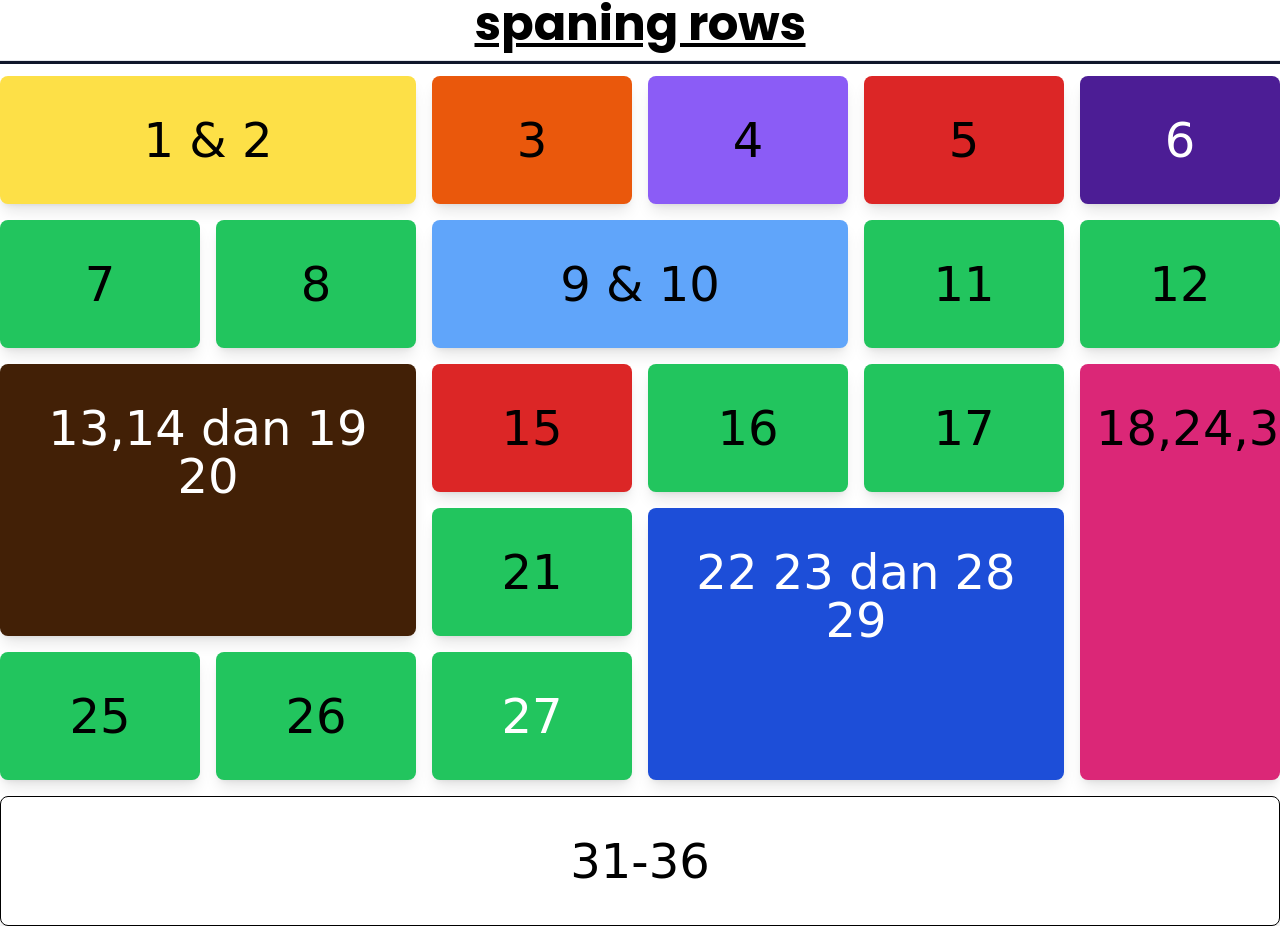
<file: src/public/index5.html>
<!DOCTYPE html>
<html lang="en">
<head>
    <meta charset="UTF-8">
    <meta name="viewport" content="width=device-width, initial-scale=1.0">
    <title>Document</title>
    <link rel="preconnect" href="https://fonts.googleapis.com">
    <link rel="preconnect" href="https://fonts.gstatic.com" crossorigin>
    <link
        href="https://fonts.googleapis.com/css2?family=Nunito:wght@200;300;400;500;700&family=Poppins:wght@100;200;400;700&display=swap"
        rel="stylesheet">
    <link rel="stylesheet" href="/src/public/style.css">
</head>
<body>
    <h1 class="text-center font-bold text-5xl font-Poppins underline">spaning rows</h1>
<hr class="h-[4px] bg-slate-900 mt-3">
<div class="grid grid-cols-6 gap-4 mt-3">
    <div class="bg-yellow-300 px-4 py-10 rounded-lg shadow-lg col-span-2">
        <p class="text-center text-5xl">1 & 2</p>
    </div>
    <div class="bg-orange-600 px-4 py-10 rounded-lg shadow-lg">
        <p class="text-center text-5xl">3</p>
    </div>
    <div class="bg-violet-500 px-4 py-10 rounded-lg shadow-lg">
        <p class="text-center text-5xl">4</p>
    </div>
    <div class="bg-red-600 px-4 py-10 rounded-lg shadow-lg">
        <p class="text-center text-5xl">5</p>
    </div>
    <div class="bg-violet-900 px-4 py-10 rounded-lg shadow-lg">
        <p class="text-center text-5xl text-white">6</p>
    </div>
    <div class="bg-green-500 px-4 py-10 rounded-lg shadow-lg">
        <p class="text-center text-5xl">7</p>
    </div>
    <div class="bg-green-500 px-4 py-10 rounded-lg shadow-lg">
        <p class="text-center text-5xl">8</p>
    </div>
    <div class="bg-blue-400 px-4 py-10 rounded-lg shadow-lg col-span-2">
        <p class="text-center text-5xl">9 & 10</p>
    </div>
    <div class="bg-green-500 px-4 py-10 rounded-lg shadow-lg">
        <p class="text-center text-5xl">11</p>
    </div>
    <div class="bg-green-500 px-4 py-10 rounded-lg shadow-lg">
        <p class="text-center text-5xl">12</p>
    </div>
    <div class="bg-yellow-950 px-4 py-10 rounded-lg shadow-lg col-span-2 row-span-2">
        <p class="text-center text-5xl text-white">13,14 dan  19 20</p>
    </div>
    <div class="bg-red-600 px-4 py-10 rounded-lg shadow-lg">
        <p class="text-center text-5xl">15</p>
    </div>
    <div class="bg-green-500 px-4 py-10 rounded-lg shadow-lg">
        <p class="text-center text-5xl">16</p>
    </div>
    <div class="bg-green-500 px-4 py-10 rounded-lg shadow-lg">
        <p class="text-center text-5xl">17</p>
    </div>
    <div class="bg-pink-600 px-4 py-10 rounded-lg shadow-lg row-span-3">
        <p class="text-center text-5xl">18,24,30</p>
    </div>
    <div class="bg-green-500 px-4 py-10 rounded-lg shadow-lg">
        <p class="text-center text-5xl">21</p>
    </div>
    <div class="bg-blue-700 px-4 py-10 rounded-lg shadow-lg col-span-2 row-span-2">
        <p class="text-center text-5xl text-white">22 23 dan 28 29</p>
    </div>
    <div class="bg-green-500 px-4 py-10 rounded-lg shadow-lg">
        <p class="text-center text-5xl">25</p>
    </div>
    <div class="bg-green-500 px-4 py-10 rounded-lg shadow-lg">
        <p class="text-center text-5xl">26</p>
    </div>
    <div class="bg-green-500 px-4 py-10 rounded-lg shadow-lg">
        <p class="text-center text-5xl text-white">27</p>
    </div>
    <div class="bg-white border border-black px-4 py-10 rounded-lg shadow-lg col-span-6">
        <p class="text-center text-5xl">31-36</p>
    </div>
</div>

</body>
</html>
</file>
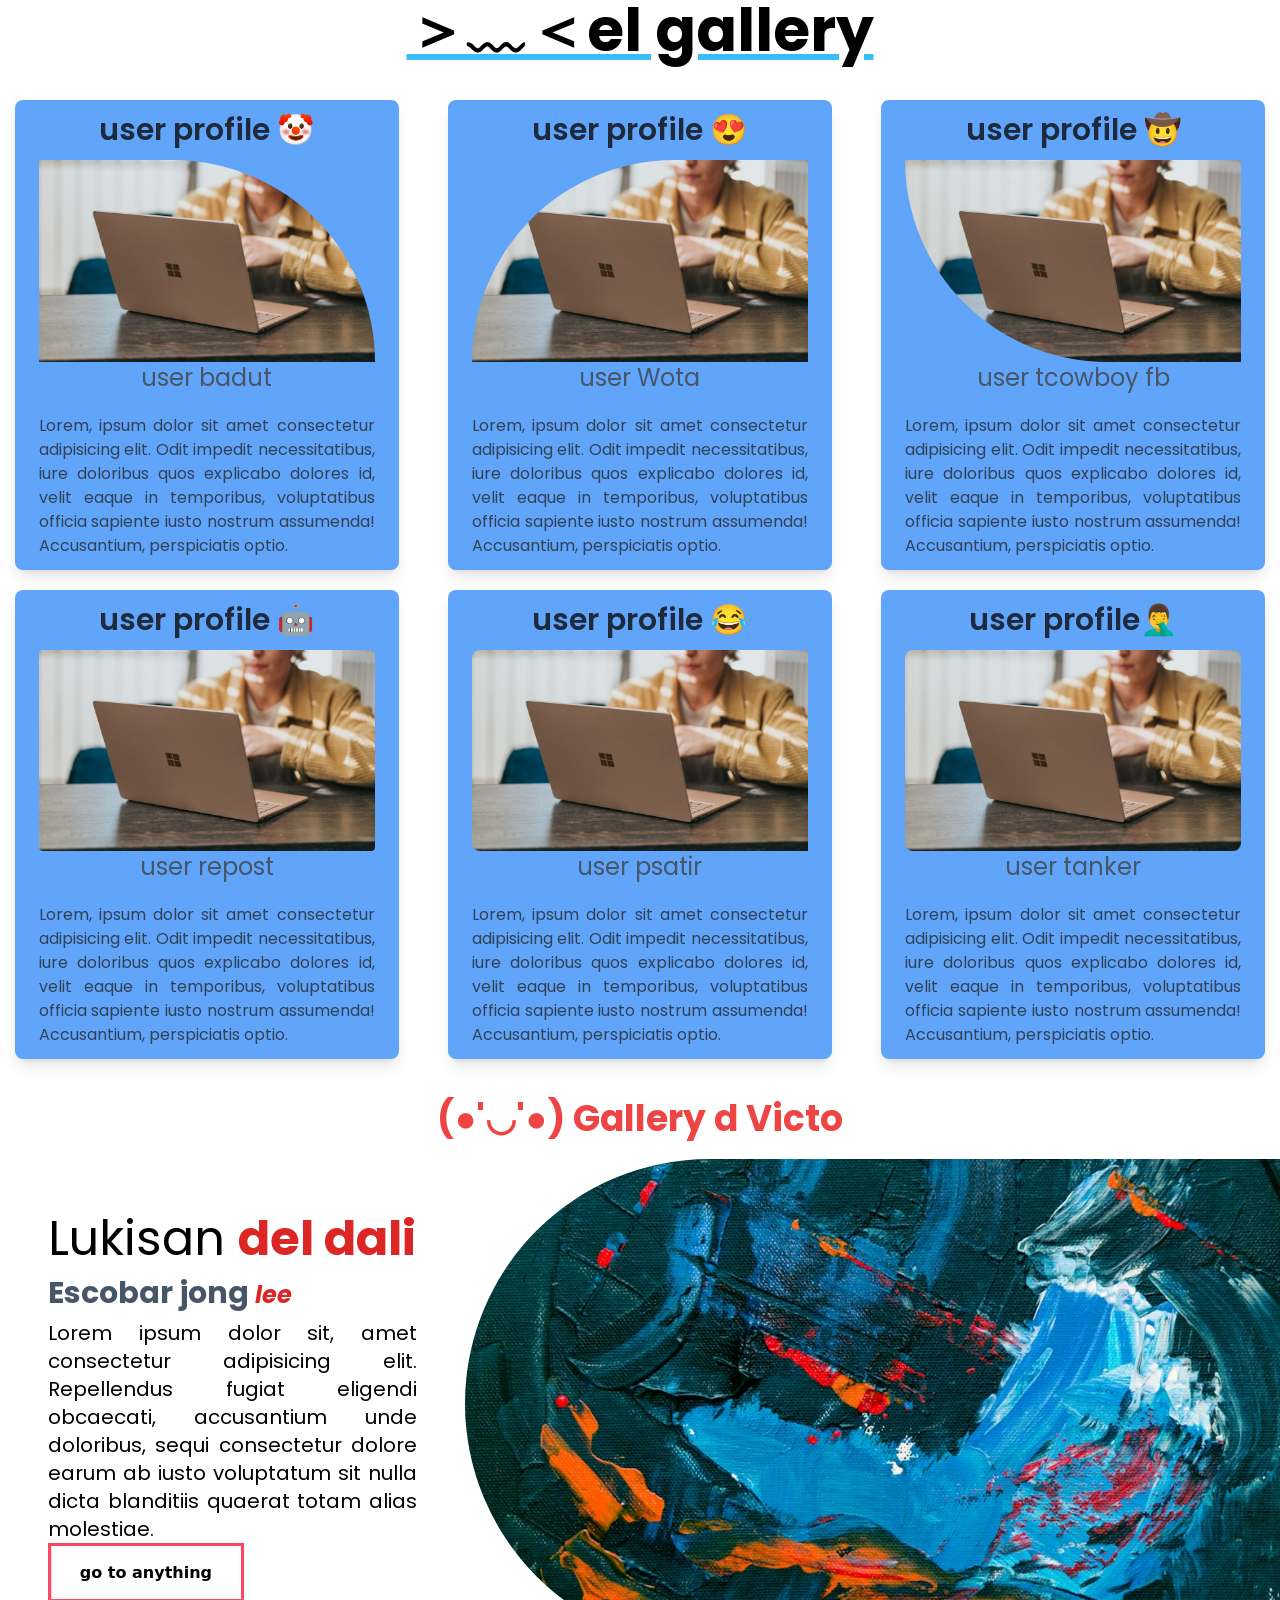
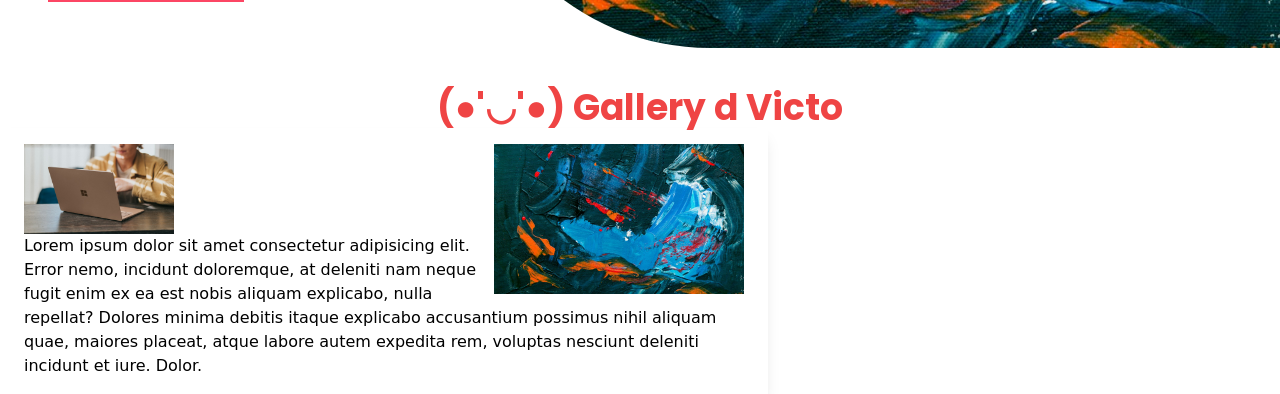
<file: src/public/responsive.html>
<!DOCTYPE html>
<html lang="en">

<head>
    <meta charset="UTF-8">
    <meta name="viewport" content="width=device-width, initial-scale=1.0">
    <title>Document</title>
    <link rel="preconnect" href="https://fonts.googleapis.com">
    <link rel="preconnect" href="https://fonts.gstatic.com" crossorigin>
    <link
        href="https://fonts.googleapis.com/css2?family=Nunito:wght@200;300;400;500;700&family=Poppins:wght@100;200;400;700&display=swap"
        rel="stylesheet">
    <link rel="stylesheet" href="/src/public/style.css">
    <link rel="stylesheet" href="edite.css">
</head>

<body>
    <!-- card -->
    <h1 class="text-6xl  font-Poppins font-bold decoration-sky-400 underline text-center">＞﹏＜el gallery</h1>
    <div class="container mx-auto flex flex-wrap gap-5 mt-10 justify-evenly">


        <div class="px-6 sm:max-w-sm md:max-w-md lg:max-w-sm mx-auto py-3 rounded-lg lg:order-6 shadow-lg bg-blue-400">
            <h2 class="font-Poppins text-center sm:text-3xl font-semibold text-slate-800 md-5">user profile🤦‍♂️</h2>
            <img src="/src/public/image/poto.jpeg" alt="" class="mt-3 rounded-lg ">
            <h3 class="font-Poppins text-center sm:text-2xl text-slate-600">user tanker</h3>
            <p class="text-justify font-Poppins mt-5 text-slate-700">Lorem, ipsum dolor sit amet consectetur adipisicing
                elit. Odit impedit necessitatibus, iure doloribus
                quos explicabo dolores id, velit eaque in temporibus, voluptatibus officia sapiente iusto nostrum
                assumenda! Accusantium, perspiciatis optio.</p>
        </div>

        <div class="px-6 sm:max-w-sm md:max-w-md lg:max-w-sm mx-auto py-3  rounded-lg lg:order-5 shadow-lg bg-blue-400">
            <h2 class="font-Poppins text-center sm:text-3xl font-semibold text-slate-800 md-5">user profile 😂</h2>
            <img src="/src/public/image/poto.jpeg" alt="" class="mt-3 rounded-l-lg ">
            <h3 class="font-Poppins text-center sm:text-2xl text-slate-600">user psatir</h3>
            <p class="text-justify font-Poppins mt-5 text-slate-700">Lorem, ipsum dolor sit amet consectetur adipisicing
                elit. Odit impedit necessitatibus, iure doloribus
                quos explicabo dolores id, velit eaque in temporibus, voluptatibus officia sapiente iusto nostrum
                assumenda! Accusantium, perspiciatis optio.</p>
        </div>

        <div class="px-6 sm:max-w-sm md:max-w-md lg:max-w-sm mx-auto py-3  rounded-lg lg:order-4 shadow-lg bg-blue-400">
            <h2 class="font-Poppins text-center sm:text-3xl font-semibold text-slate-800 md-5">user profile 🤖</h2>
            <img src="/src/public/image/poto.jpeg" alt="" class="mt-3 rounded hover:rounded-t-full ">
            <h3 class="font-Poppins text-center sm:text-2xl text-slate-600">user repost</h3>
            <p class="text-justify font-Poppins mt-5 text-slate-700">Lorem, ipsum dolor sit amet consectetur adipisicing
                elit. Odit impedit necessitatibus, iure doloribus
                quos explicabo dolores id, velit eaque in temporibus, voluptatibus officia sapiente iusto nostrum
                assumenda! Accusantium, perspiciatis optio.</p>
        </div>

        <div class="px-6 sm:max-w-sm md:max-w-md lg:max-w-sm mx-auto py-3  rounded-lg lg:order-3 shadow-lg bg-blue-400">
            <h2 class="font-Poppins text-center sm:text-3xl font-semibold text-slate-800 md-5">user profile 🤠</h2>
            <img src="/src/public/image/poto.jpeg" alt="" class="mt-3 rounded-bl-full overflow-hidden ">
            <h3 class="font-Poppins text-center sm:text-2xl text-slate-600">user tcowboy fb</h3>
            <p class="text-justify font-Poppins mt-5 text-slate-700">Lorem, ipsum dolor sit amet consectetur adipisicing
                elit. Odit impedit necessitatibus, iure doloribus
                quos explicabo dolores id, velit eaque in temporibus, voluptatibus officia sapiente iusto nostrum
                assumenda! Accusantium, perspiciatis optio.</p>
        </div>

        <div class="px-6 sm:max-w-sm md:max-w-md lg:max-w-sm mx-auto py-3  rounded-lg lg:order-2 shadow-lg bg-blue-400">
            <h2 class="font-Poppins text-center sm:text-3xl font-semibold text-slate-800 md-5">user profile 😍</h2>
            <img src="/src/public/image/poto.jpeg" alt="" class="mt-3 rounded-tl-full ">
            <h3 class="font-Poppins text-center sm:text-2xl text-slate-600">user Wota</h3>
            <p class="text-justify font-Poppins mt-5 text-slate-700">Lorem, ipsum dolor sit amet consectetur adipisicing
                elit. Odit impedit necessitatibus, iure doloribus
                quos explicabo dolores id, velit eaque in temporibus, voluptatibus officia sapiente iusto nostrum
                assumenda! Accusantium, perspiciatis optio.</p>
        </div>

        <div class="px-6 sm:max-w-sm md:max-w-md lg:max-w-sm mx-auto py-3  rounded-lg lg:order-1 shadow-lg bg-blue-400">
            <h2 class="font-Poppins text-center sm:text-3xl font-semibold text-slate-800 md-5">user profile 🤡</h2>
            <img src="/src/public/image/poto.jpeg" alt="" class="mt-3 rounded-tr-full ">
            <h3 class="font-Poppins text-center sm:text-2xl text-slate-600">user badut</h3>
            <p class="text-justify font-Poppins mt-5 text-slate-700">Lorem, ipsum dolor sit amet consectetur adipisicing
                elit. Odit impedit necessitatibus, iure doloribus
                quos explicabo dolores id, velit eaque in temporibus, voluptatibus officia sapiente iusto nostrum
                assumenda! Accusantium, perspiciatis optio.</p>
        </div>
    </div>
<!-- lukisan -->
    <h1 class="mt-10 text-center font-Poppins text-4xl font-bold text-red-500">(●'◡'●) Gallery d Victo </h1>
    <div class="container mx-auto max-w-md mt-5 lg:flex lg:max-w-full lg:p-0">
        <div class="px-6 lg:mt-10">
            <div class=" py-4 max-w-lg  mx-auto rounded-lg sm:shadow-lg md:shadow-lg lg:shadow-none px-6 ">
                <h2
                    class="text-1xl font-Poppins mb-3 text-center lg:text-left sm:text-center md:text-center sm:text-2xl md:text-3xl lg:text-5xl">
                    Lukisan <span class="text-red-600 font-bold">del
                        dali</span></h2>
                <img src="/src/public/image/poto1.jpg" alt="" class="rounded-lg block lg:hidden md:block ">
                <h3
                    class="font-Poppins text-sm sm:text-xl md:text-2xl lg:text-3xl font-bold my-2 text-left sm:text-center md:text-center lg:text-left text-slate-600">
                    Escobar jong <span class=" font-bold text-2xl text-red-600 italic">lee</span></h3>
                <p class="text-justify font-Poppins text-xl">Lorem ipsum dolor sit, amet consectetur adipisicing elit.
                    Repellendus fugiat eligendi obcaecati,
                    accusantium unde doloribus, sequi consectetur dolore earum ab iusto voluptatum sit nulla dicta
                    blanditiis quaerat totam alias molestiae.</p>
                    
            <a class="btn text-black " href="#">go to anything </a>
            </div>

        </div>
        <div class="hidden lg:block">
            <img src="/src/public/image/poto1.jpg" alt="" class="rounded-l-full">
        </div>
    </div>
<!--float  -->

    <h1 class="mt-10 text-center font-Poppins text-4xl font-bold text-red-500">(●'◡'●) Gallery d Victo </h1>
    <div class="container">
        <div class="px-6 py-4 shadow-lg max-w-3xl">
            <article>
                <img src="/src/public/image/poto.jpeg" alt="" class="float-left" width="150">
            <img src="/src/public/image/poto1.jpg" alt="" class="float-right" width="250">
            <p class="clear-left text-left">Lorem ipsum dolor sit amet consectetur adipisicing elit. Error nemo, incidunt doloremque, at deleniti nam
                neque fugit enim ex ea est nobis aliquam explicabo, nulla repellat? Dolores minima debitis itaque
                explicabo accusantium possimus nihil aliquam quae, maiores placeat, atque labore autem expedita rem,
                voluptas nesciunt deleniti incidunt et iure. Dolor.</p>
            </article>
        </div>
    </div>



</body>

</html>
</file>
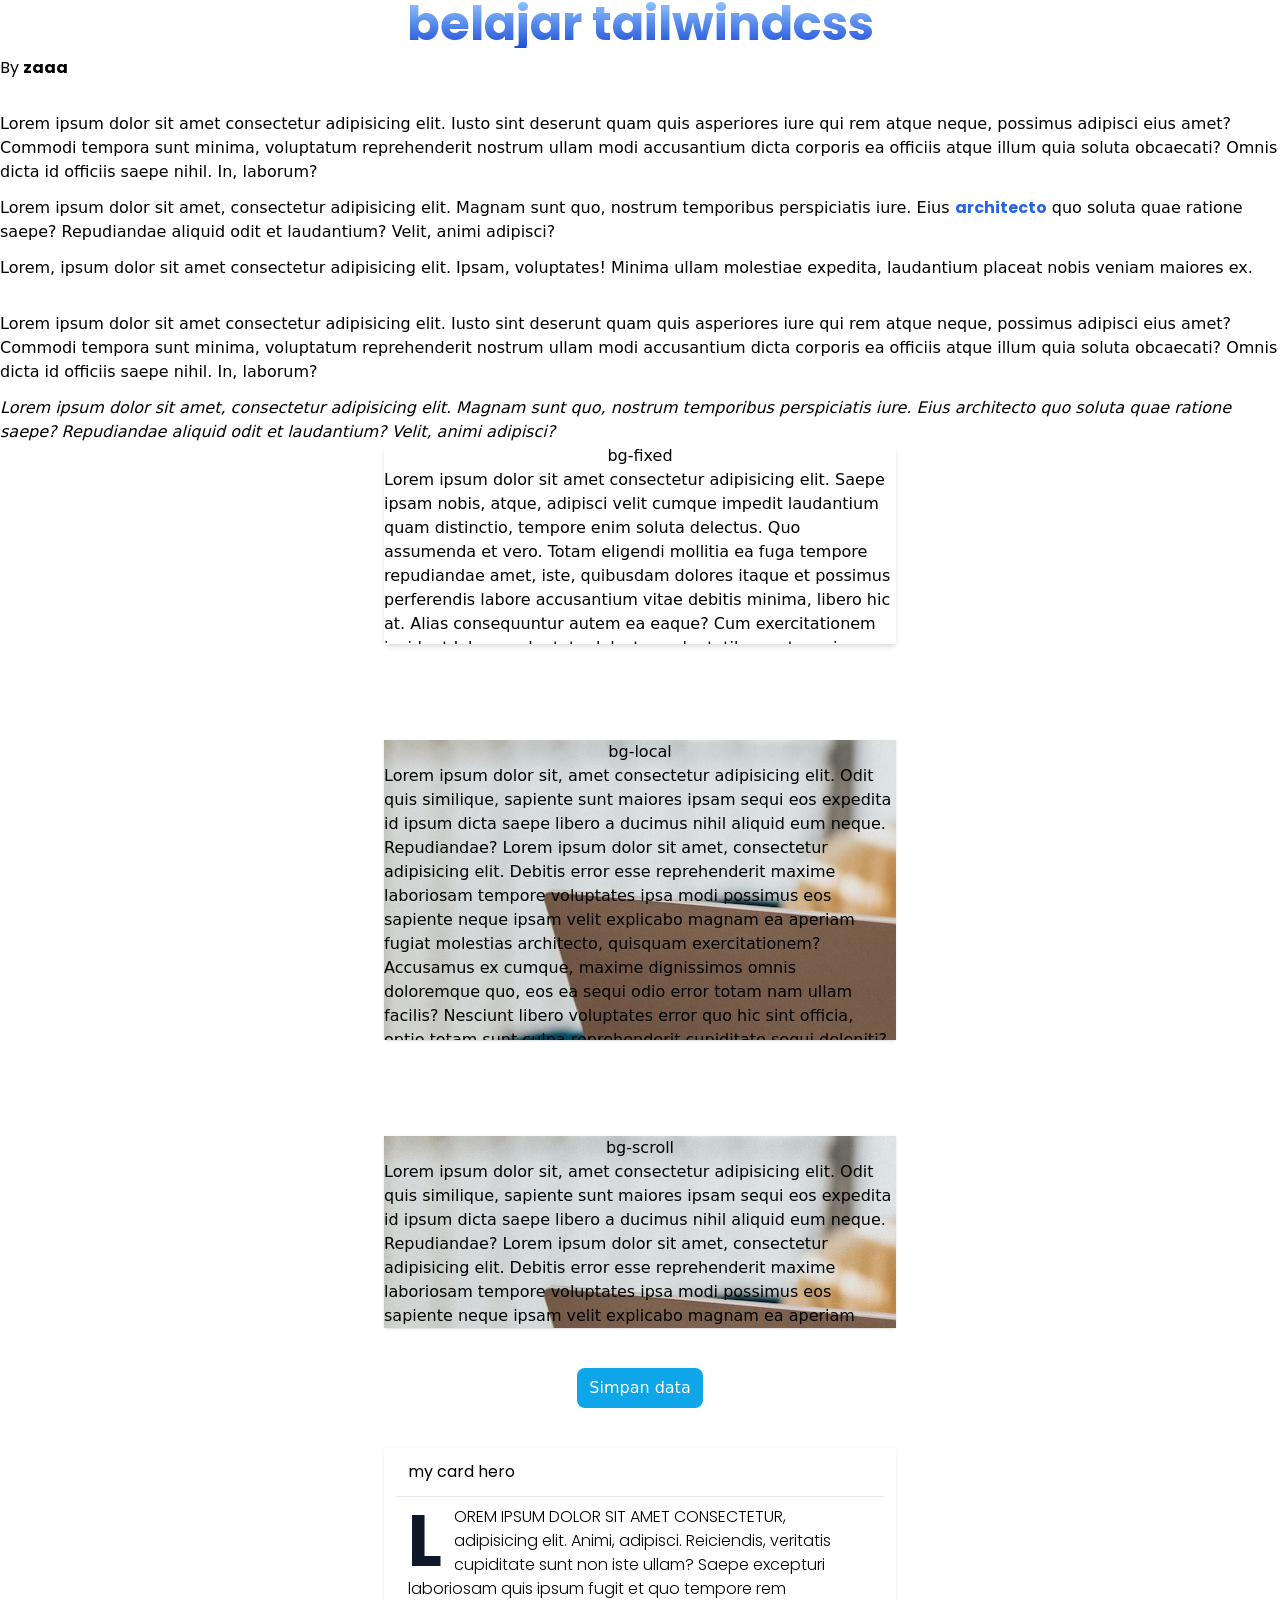
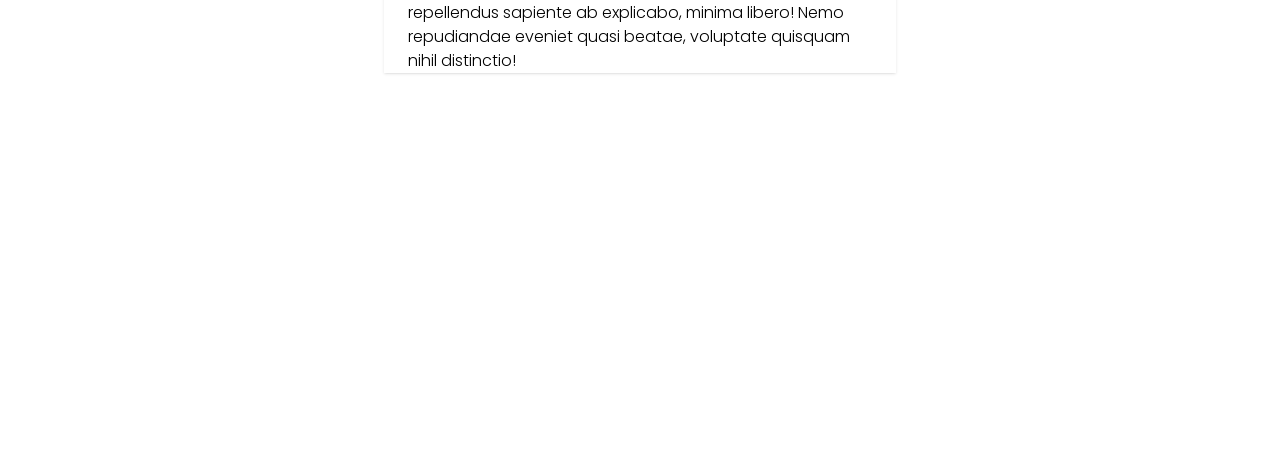
<file: src/public/typography.html>
<!DOCTYPE html>
<html lang="en">

<head>
    <meta charset="UTF-8">
    <meta name="viewport" content="width=device-width, initial-scale=1.0">
    <title>Document</title>
    <link rel="preconnect" href="https://fonts.googleapis.com">
    <link rel="preconnect" href="https://fonts.gstatic.com" crossorigin>
    <link
        href="https://fonts.googleapis.com/css2?family=Nunito:wght@200;300;400;500;700&family=Poppins:wght@100;200;400;700&display=swap"
        rel="stylesheet">
    <link rel="stylesheet" href="/src/public/style.css">
</head>

<body>
    <div class="">
        <p
            class="text-5xl font-Poppins text-transparent bg-clip-text bg-gradient-to-t from-blue-700 to-blue-300 text-center font-bold">
            belajar tailwindcss</p>
        <p class="font-Poppins mt-2">By <span class="font-bold
        ">zaaa</span> </p>
        <p class="mt-8">Lorem ipsum dolor sit amet consectetur adipisicing elit. Iusto sint deserunt quam quis
            asperiores iure qui rem atque neque, possimus adipisci eius amet? Commodi tempora sunt minima, voluptatum
            reprehenderit nostrum ullam modi accusantium dicta corporis ea officiis atque illum quia soluta obcaecati?
            Omnis dicta id officiis saepe nihil. In, laborum?</p>
        <p class="mt-3">Lorem ipsum dolor sit amet, consectetur adipisicing elit. Magnam sunt quo, nostrum temporibus
            perspiciatis iure. Eius <a
                class="text-blue-600 font-Poppins font-bold no-underline hover:text-red-500">architecto</a> quo soluta
            quae ratione saepe? Repudiandae aliquid odit et laudantium? Velit, animi adipisci?</p>
        <p class="mt-3">Lorem, ipsum dolor sit amet consectetur adipisicing elit. Ipsam, voluptates! Minima ullam
            molestiae expedita, laudantium placeat nobis veniam maiores ex.</p>
        <p class="mt-8">Lorem ipsum dolor sit amet consectetur adipisicing elit. Iusto sint deserunt quam quis
            asperiores iure qui rem atque neque, possimus adipisci eius amet? Commodi tempora sunt minima, voluptatum
            reprehenderit nostrum ullam modi accusantium dicta corporis ea officiis atque illum quia soluta obcaecati?
            Omnis dicta id officiis saepe nihil. In, laborum?</p>
        <blockquote class="mt-3 italic">Lorem ipsum dolor sit amet, consectetur adipisicing elit. Magnam sunt quo,
            nostrum temporibus perspiciatis iure. Eius architecto quo soluta quae ratione saepe? Repudiandae aliquid
            odit et laudantium? Velit, animi adipisci?</blockquote>
        <!-- bg fixed -->
        <div class="max-w-lg shadow-md bg-fixed h-[200px] overflow-scroll overflow-y-scroll mx-auto"
            style="background-image: url('https://source.unsplash.com/1000x600');">
            <h1 class="text-center">bg-fixed</h1>
            <p>Lorem ipsum dolor sit amet consectetur adipisicing elit. Saepe ipsam nobis, atque, adipisci velit cumque
                impedit laudantium quam distinctio, tempore enim soluta delectus. Quo assumenda et vero. Totam eligendi
                mollitia ea fuga tempore repudiandae amet, iste, quibusdam dolores itaque et possimus perferendis labore
                accusantium vitae debitis minima, libero hic at. Alias consequuntur autem ea eaque? Cum exercitationem
                incidunt labore voluptate delectus voluptatibus natus minus. Suscipit commodi nulla voluptatibus earum
                provident. Ad quisquam incidunt dolores labore architecto quae. Ipsum natus dolorem rerum architecto id
                repudiandae veritatis ratione reiciendis, fugit dolor accusamus accusantium hic sunt quod soluta, magni
                sit totam! Accusamus velit explicabo obcaecati impedit! Consequuntur velit possimus inventore accusamus
                hic qui nihil molestiae, voluptate numquam eaque quis obcaecati corporis voluptas distinctio magni
                natus, maxime nostrum perspiciatis assumenda nulla quisquam aliquam ratione nam. Alias soluta possimus
                fugit eaque, unde quidem iure nam adipisci ea aperiam porro provident voluptatibus fugiat amet nobis
                similique veritatis impedit temporibus quisquam quaerat maxime ratione quod voluptate. Non ipsum
                delectus, officia amet iste sequi asperiores magnam hic eveniet suscipit deserunt! Dolores, quisquam
                deleniti! Architecto, totam eaque saepe corporis eveniet consequuntur unde debitis iure nesciunt in
                dolore perspiciatis voluptate officiis temporibus dolor et dolorem tempora deleniti aperiam repellat
                vel!
            </p>
            <p>Lorem ipsum dolor sit amet consectetur adipisicing elit. Saepe ipsam nobis, atque, adipisci velit cumque
        </div>
        <div class="mt-24 max-w-lg shadow bg-local h-[300px] overflow-x overflow-y-scroll mx-auto"
            style="background-image: url('/src/public/image/poto.jpeg');">
            <h1 class="text-center">bg-local</h1>
            <p>Lorem ipsum dolor sit, amet consectetur adipisicing elit. Odit quis similique, sapiente sunt maiores
                ipsam sequi eos expedita id ipsum dicta saepe libero a ducimus nihil aliquid eum neque. Repudiandae?
                Lorem ipsum dolor sit amet, consectetur adipisicing elit. Debitis error esse reprehenderit maxime
                laboriosam tempore voluptates ipsa modi possimus eos sapiente neque ipsam velit explicabo magnam ea
                aperiam fugiat molestias architecto, quisquam exercitationem? Accusamus ex cumque, maxime dignissimos
                omnis doloremque quo, eos ea sequi odio error totam nam ullam facilis? Nesciunt libero voluptates error
                quo hic sint officia, optio totam sunt culpa reprehenderit cupiditate sequi deleniti? Alias ex ducimus,
                ad ipsa facilis deserunt mollitia distinctio officiis excepturi! Maxime debitis ipsa sit ullam at, neque
                pariatur dolorem quaerat temporibus omnis. Ipsa, molestias magni iusto modi consectetur tempora commodi
                quis error provident. </p>
        </div>
        <!-- bg scroll -->
        <div class="mt-24 max-w-lg shadow bg-scroll h-48 overflow-x overflow-y-scroll mx-auto"
            style="background-image: url('/src/public/image/poto.jpeg');">
            <h1 class="text-center">bg-scroll</h1>
            <p>Lorem ipsum dolor sit, amet consectetur adipisicing elit. Odit quis similique, sapiente sunt maiores
                ipsam sequi eos expedita id ipsum dicta saepe libero a ducimus nihil aliquid eum neque. Repudiandae?
                Lorem ipsum dolor sit amet, consectetur adipisicing elit. Debitis error esse reprehenderit maxime
                laboriosam tempore voluptates ipsa modi possimus eos sapiente neque ipsam velit explicabo magnam ea
                aperiam fugiat molestias architecto, quisquam exercitationem? Accusamus ex cumque, maxime dignissimos
                omnis doloremque quo, eos ea sequi odio error totam nam ullam facilis? Nesciunt libero voluptates error
                quo hic sint officia, optio totam sunt culpa reprehenderit cupiditate sequi deleniti? Alias ex ducimus,
                ad ipsa facilis deserunt mollitia distinctio officiis excepturi! Maxime debitis ipsa sit ullam at, neque
                pariatur dolorem quaerat temporibus omnis. Ipsa, molestias magni iusto modi consectetur tempora commodi
                quis error provident. </p>
        </div>

        <button
            class="bg-sky-500 px-3 py-2  rounded-lg mt-10 block mx-auto text-white hover:bg-blue-600 transition ease-in-out duration-300 focus:bg-blue-700 focus-visible:ring-8 focus:outline-none">Simpan
            data</button>

    </div>
    <!-- card -->
    <div class="mt-10 roundedpy-2 mx-auto shadow max-w-lg px-3 group hover:bg-blue-600">
        <p class="font-Poppins p-3 group-hover:text-white">my card hero</p>
        <hr>
        <p
            class="font-Poppins font-light px-3  group-hover:text-white pt-2 first-line:uppercase first:line-tracking-widest first-letter:text-7xl first-letter:font-bold first-letter:text-slate-900 first-letter:hover:text-white first-letter:mr-3 first-letter:float-left">
            Lorem ipsum dolor sit amet consectetur, adipisicing elit. Animi, adipisci. Reiciendis, veritatis cupiditate
            sunt non iste ullam? Saepe excepturi laboriosam quis ipsum fugit et quo tempore rem repellendus sapiente ab
            explicabo, minima libero! Nemo repudiandae eveniet quasi beatae, voluptate quisquam nihil distinctio!</p>
        </p>
    </div>
    <div class="mb-96"></div>
</body>

</html>
</file>
<file: src/public/edite.css>
.btn {
 display: inline-block;
 padding: 0.9rem 1.8rem;
 font-size: 16px;
 font-weight: 700;
 color: black;
 border: 3px solid rgb(252, 70, 100);
 cursor: pointer;
 position: relative;
 background-color: transparent;
 text-decoration: none;
 overflow: hidden;
 z-index: 1;
 font-family: inherit;
}

.btn::before {
 content: "";
 position: absolute;
 left: 0;
 top: 0;
 width: 100%;
 height: 100%;
 background-color: rgb(252, 70, 100);
 transform: translateX(-100%);
 transition: all .3s;
 z-index: -1;
}

.btn:hover::before {
 transform: translateX(0);
}
</file>
<file: src/public/style.css>
/*
! tailwindcss v3.4.1 | MIT License | https://tailwindcss.com
*/

/*
1. Prevent padding and border from affecting element width. (https://github.com/mozdevs/cssremedy/issues/4)
2. Allow adding a border to an element by just adding a border-width. (https://github.com/tailwindcss/tailwindcss/pull/116)
*/

*,
::before,
::after {
  box-sizing: border-box;
  /* 1 */
  border-width: 0;
  /* 2 */
  border-style: solid;
  /* 2 */
  border-color: #e5e7eb;
  /* 2 */
}

::before,
::after {
  --tw-content: '';
}

/*
1. Use a consistent sensible line-height in all browsers.
2. Prevent adjustments of font size after orientation changes in iOS.
3. Use a more readable tab size.
4. Use the user's configured `sans` font-family by default.
5. Use the user's configured `sans` font-feature-settings by default.
6. Use the user's configured `sans` font-variation-settings by default.
7. Disable tap highlights on iOS
*/

html,
:host {
  line-height: 1.5;
  /* 1 */
  -webkit-text-size-adjust: 100%;
  /* 2 */
  -moz-tab-size: 4;
  /* 3 */
  -o-tab-size: 4;
     tab-size: 4;
  /* 3 */
  font-family: ui-sans-serif, system-ui, sans-serif, "Apple Color Emoji", "Segoe UI Emoji", "Segoe UI Symbol", "Noto Color Emoji";
  /* 4 */
  font-feature-settings: normal;
  /* 5 */
  font-variation-settings: normal;
  /* 6 */
  -webkit-tap-highlight-color: transparent;
  /* 7 */
}

/*
1. Remove the margin in all browsers.
2. Inherit line-height from `html` so users can set them as a class directly on the `html` element.
*/

body {
  margin: 0;
  /* 1 */
  line-height: inherit;
  /* 2 */
}

/*
1. Add the correct height in Firefox.
2. Correct the inheritance of border color in Firefox. (https://bugzilla.mozilla.org/show_bug.cgi?id=190655)
3. Ensure horizontal rules are visible by default.
*/

hr {
  height: 0;
  /* 1 */
  color: inherit;
  /* 2 */
  border-top-width: 1px;
  /* 3 */
}

/*
Add the correct text decoration in Chrome, Edge, and Safari.
*/

abbr:where([title]) {
  -webkit-text-decoration: underline dotted;
          text-decoration: underline dotted;
}

/*
Remove the default font size and weight for headings.
*/

h1,
h2,
h3,
h4,
h5,
h6 {
  font-size: inherit;
  font-weight: inherit;
}

/*
Reset links to optimize for opt-in styling instead of opt-out.
*/

a {
  color: inherit;
  text-decoration: inherit;
}

/*
Add the correct font weight in Edge and Safari.
*/

b,
strong {
  font-weight: bolder;
}

/*
1. Use the user's configured `mono` font-family by default.
2. Use the user's configured `mono` font-feature-settings by default.
3. Use the user's configured `mono` font-variation-settings by default.
4. Correct the odd `em` font sizing in all browsers.
*/

code,
kbd,
samp,
pre {
  font-family: ui-monospace, SFMono-Regular, Menlo, Monaco, Consolas, "Liberation Mono", "Courier New", monospace;
  /* 1 */
  font-feature-settings: normal;
  /* 2 */
  font-variation-settings: normal;
  /* 3 */
  font-size: 1em;
  /* 4 */
}

/*
Add the correct font size in all browsers.
*/

small {
  font-size: 80%;
}

/*
Prevent `sub` and `sup` elements from affecting the line height in all browsers.
*/

sub,
sup {
  font-size: 75%;
  line-height: 0;
  position: relative;
  vertical-align: baseline;
}

sub {
  bottom: -0.25em;
}

sup {
  top: -0.5em;
}

/*
1. Remove text indentation from table contents in Chrome and Safari. (https://bugs.chromium.org/p/chromium/issues/detail?id=999088, https://bugs.webkit.org/show_bug.cgi?id=201297)
2. Correct table border color inheritance in all Chrome and Safari. (https://bugs.chromium.org/p/chromium/issues/detail?id=935729, https://bugs.webkit.org/show_bug.cgi?id=195016)
3. Remove gaps between table borders by default.
*/

table {
  text-indent: 0;
  /* 1 */
  border-color: inherit;
  /* 2 */
  border-collapse: collapse;
  /* 3 */
}

/*
1. Change the font styles in all browsers.
2. Remove the margin in Firefox and Safari.
3. Remove default padding in all browsers.
*/

button,
input,
optgroup,
select,
textarea {
  font-family: inherit;
  /* 1 */
  font-feature-settings: inherit;
  /* 1 */
  font-variation-settings: inherit;
  /* 1 */
  font-size: 100%;
  /* 1 */
  font-weight: inherit;
  /* 1 */
  line-height: inherit;
  /* 1 */
  color: inherit;
  /* 1 */
  margin: 0;
  /* 2 */
  padding: 0;
  /* 3 */
}

/*
Remove the inheritance of text transform in Edge and Firefox.
*/

button,
select {
  text-transform: none;
}

/*
1. Correct the inability to style clickable types in iOS and Safari.
2. Remove default button styles.
*/

button,
[type='button'],
[type='reset'],
[type='submit'] {
  -webkit-appearance: button;
  /* 1 */
  background-color: transparent;
  /* 2 */
  background-image: none;
  /* 2 */
}

/*
Use the modern Firefox focus style for all focusable elements.
*/

:-moz-focusring {
  outline: auto;
}

/*
Remove the additional `:invalid` styles in Firefox. (https://github.com/mozilla/gecko-dev/blob/2f9eacd9d3d995c937b4251a5557d95d494c9be1/layout/style/res/forms.css#L728-L737)
*/

:-moz-ui-invalid {
  box-shadow: none;
}

/*
Add the correct vertical alignment in Chrome and Firefox.
*/

progress {
  vertical-align: baseline;
}

/*
Correct the cursor style of increment and decrement buttons in Safari.
*/

::-webkit-inner-spin-button,
::-webkit-outer-spin-button {
  height: auto;
}

/*
1. Correct the odd appearance in Chrome and Safari.
2. Correct the outline style in Safari.
*/

[type='search'] {
  -webkit-appearance: textfield;
  /* 1 */
  outline-offset: -2px;
  /* 2 */
}

/*
Remove the inner padding in Chrome and Safari on macOS.
*/

::-webkit-search-decoration {
  -webkit-appearance: none;
}

/*
1. Correct the inability to style clickable types in iOS and Safari.
2. Change font properties to `inherit` in Safari.
*/

::-webkit-file-upload-button {
  -webkit-appearance: button;
  /* 1 */
  font: inherit;
  /* 2 */
}

/*
Add the correct display in Chrome and Safari.
*/

summary {
  display: list-item;
}

/*
Removes the default spacing and border for appropriate elements.
*/

blockquote,
dl,
dd,
h1,
h2,
h3,
h4,
h5,
h6,
hr,
figure,
p,
pre {
  margin: 0;
}

fieldset {
  margin: 0;
  padding: 0;
}

legend {
  padding: 0;
}

ol,
ul,
menu {
  list-style: none;
  margin: 0;
  padding: 0;
}

/*
Reset default styling for dialogs.
*/

dialog {
  padding: 0;
}

/*
Prevent resizing textareas horizontally by default.
*/

textarea {
  resize: vertical;
}

/*
1. Reset the default placeholder opacity in Firefox. (https://github.com/tailwindlabs/tailwindcss/issues/3300)
2. Set the default placeholder color to the user's configured gray 400 color.
*/

input::-moz-placeholder, textarea::-moz-placeholder {
  opacity: 1;
  /* 1 */
  color: #9ca3af;
  /* 2 */
}

input::placeholder,
textarea::placeholder {
  opacity: 1;
  /* 1 */
  color: #9ca3af;
  /* 2 */
}

/*
Set the default cursor for buttons.
*/

button,
[role="button"] {
  cursor: pointer;
}

/*
Make sure disabled buttons don't get the pointer cursor.
*/

:disabled {
  cursor: default;
}

/*
1. Make replaced elements `display: block` by default. (https://github.com/mozdevs/cssremedy/issues/14)
2. Add `vertical-align: middle` to align replaced elements more sensibly by default. (https://github.com/jensimmons/cssremedy/issues/14#issuecomment-634934210)
   This can trigger a poorly considered lint error in some tools but is included by design.
*/

img,
svg,
video,
canvas,
audio,
iframe,
embed,
object {
  display: block;
  /* 1 */
  vertical-align: middle;
  /* 2 */
}

/*
Constrain images and videos to the parent width and preserve their intrinsic aspect ratio. (https://github.com/mozdevs/cssremedy/issues/14)
*/

img,
video {
  max-width: 100%;
  height: auto;
}

/* Make elements with the HTML hidden attribute stay hidden by default */

[hidden] {
  display: none;
}

*, ::before, ::after {
  --tw-border-spacing-x: 0;
  --tw-border-spacing-y: 0;
  --tw-translate-x: 0;
  --tw-translate-y: 0;
  --tw-rotate: 0;
  --tw-skew-x: 0;
  --tw-skew-y: 0;
  --tw-scale-x: 1;
  --tw-scale-y: 1;
  --tw-pan-x:  ;
  --tw-pan-y:  ;
  --tw-pinch-zoom:  ;
  --tw-scroll-snap-strictness: proximity;
  --tw-gradient-from-position:  ;
  --tw-gradient-via-position:  ;
  --tw-gradient-to-position:  ;
  --tw-ordinal:  ;
  --tw-slashed-zero:  ;
  --tw-numeric-figure:  ;
  --tw-numeric-spacing:  ;
  --tw-numeric-fraction:  ;
  --tw-ring-inset:  ;
  --tw-ring-offset-width: 0px;
  --tw-ring-offset-color: #fff;
  --tw-ring-color: rgb(59 130 246 / 0.5);
  --tw-ring-offset-shadow: 0 0 #0000;
  --tw-ring-shadow: 0 0 #0000;
  --tw-shadow: 0 0 #0000;
  --tw-shadow-colored: 0 0 #0000;
  --tw-blur:  ;
  --tw-brightness:  ;
  --tw-contrast:  ;
  --tw-grayscale:  ;
  --tw-hue-rotate:  ;
  --tw-invert:  ;
  --tw-saturate:  ;
  --tw-sepia:  ;
  --tw-drop-shadow:  ;
  --tw-backdrop-blur:  ;
  --tw-backdrop-brightness:  ;
  --tw-backdrop-contrast:  ;
  --tw-backdrop-grayscale:  ;
  --tw-backdrop-hue-rotate:  ;
  --tw-backdrop-invert:  ;
  --tw-backdrop-opacity:  ;
  --tw-backdrop-saturate:  ;
  --tw-backdrop-sepia:  ;
}

::backdrop {
  --tw-border-spacing-x: 0;
  --tw-border-spacing-y: 0;
  --tw-translate-x: 0;
  --tw-translate-y: 0;
  --tw-rotate: 0;
  --tw-skew-x: 0;
  --tw-skew-y: 0;
  --tw-scale-x: 1;
  --tw-scale-y: 1;
  --tw-pan-x:  ;
  --tw-pan-y:  ;
  --tw-pinch-zoom:  ;
  --tw-scroll-snap-strictness: proximity;
  --tw-gradient-from-position:  ;
  --tw-gradient-via-position:  ;
  --tw-gradient-to-position:  ;
  --tw-ordinal:  ;
  --tw-slashed-zero:  ;
  --tw-numeric-figure:  ;
  --tw-numeric-spacing:  ;
  --tw-numeric-fraction:  ;
  --tw-ring-inset:  ;
  --tw-ring-offset-width: 0px;
  --tw-ring-offset-color: #fff;
  --tw-ring-color: rgb(59 130 246 / 0.5);
  --tw-ring-offset-shadow: 0 0 #0000;
  --tw-ring-shadow: 0 0 #0000;
  --tw-shadow: 0 0 #0000;
  --tw-shadow-colored: 0 0 #0000;
  --tw-blur:  ;
  --tw-brightness:  ;
  --tw-contrast:  ;
  --tw-grayscale:  ;
  --tw-hue-rotate:  ;
  --tw-invert:  ;
  --tw-saturate:  ;
  --tw-sepia:  ;
  --tw-drop-shadow:  ;
  --tw-backdrop-blur:  ;
  --tw-backdrop-brightness:  ;
  --tw-backdrop-contrast:  ;
  --tw-backdrop-grayscale:  ;
  --tw-backdrop-hue-rotate:  ;
  --tw-backdrop-invert:  ;
  --tw-backdrop-opacity:  ;
  --tw-backdrop-saturate:  ;
  --tw-backdrop-sepia:  ;
}

.container {
  width: 100%;
}

@media (min-width: 640px) {
  .container {
    max-width: 640px;
  }
}

@media (min-width: 768px) {
  .container {
    max-width: 768px;
  }
}

@media (min-width: 1024px) {
  .container {
    max-width: 1024px;
  }
}

@media (min-width: 1280px) {
  .container {
    max-width: 1280px;
  }
}

@media (min-width: 1536px) {
  .container {
    max-width: 1536px;
  }
}

.fixed {
  position: fixed;
}

.absolute {
  position: absolute;
}

.relative {
  position: relative;
}

.-top-5 {
  top: -1.25rem;
}

.left-1\/2 {
  left: 50%;
}

.right-0 {
  right: 0px;
}

.col-span-2 {
  grid-column: span 2 / span 2;
}

.col-span-3 {
  grid-column: span 3 / span 3;
}

.col-span-6 {
  grid-column: span 6 / span 6;
}

.row-span-2 {
  grid-row: span 2 / span 2;
}

.row-span-3 {
  grid-row: span 3 / span 3;
}

.float-right {
  float: right;
}

.float-left {
  float: left;
}

.clear-left {
  clear: left;
}

.m-13 {
  margin: 3.25rem;
}

.m-6 {
  margin: 1.5rem;
}

.m-auto {
  margin: auto;
}

.mx-2 {
  margin-left: 0.5rem;
  margin-right: 0.5rem;
}

.mx-6 {
  margin-left: 1.5rem;
  margin-right: 1.5rem;
}

.mx-auto {
  margin-left: auto;
  margin-right: auto;
}

.my-2 {
  margin-top: 0.5rem;
  margin-bottom: 0.5rem;
}

.my-6 {
  margin-top: 1.5rem;
  margin-bottom: 1.5rem;
}

.-ml-6 {
  margin-left: -1.5rem;
}

.mb-3 {
  margin-bottom: 0.75rem;
}

.mb-96 {
  margin-bottom: 24rem;
}

.ml-3 {
  margin-left: 0.75rem;
}

.mr-2 {
  margin-right: 0.5rem;
}

.mr-3 {
  margin-right: 0.75rem;
}

.mt-10 {
  margin-top: 2.5rem;
}

.mt-2 {
  margin-top: 0.5rem;
}

.mt-20 {
  margin-top: 5rem;
}

.mt-24 {
  margin-top: 6rem;
}

.mt-3 {
  margin-top: 0.75rem;
}

.mt-5 {
  margin-top: 1.25rem;
}

.mt-8 {
  margin-top: 2rem;
}

.block {
  display: block;
}

.flex {
  display: flex;
}

.grid {
  display: grid;
}

.hidden {
  display: none;
}

.size-2\/3 {
  width: 66.666667%;
  height: 66.666667%;
}

.size-2\/4 {
  width: 50%;
  height: 50%;
}

.h-10 {
  height: 2.5rem;
}

.h-48 {
  height: 12rem;
}

.h-\[200px\] {
  height: 200px;
}

.h-\[300px\] {
  height: 300px;
}

.h-\[4px\] {
  height: 4px;
}

.w-10 {
  width: 2.5rem;
}

.max-w-3xl {
  max-width: 48rem;
}

.max-w-lg {
  max-width: 32rem;
}

.max-w-md {
  max-width: 28rem;
}

.-translate-x-1 {
  --tw-translate-x: -0.25rem;
  transform: translate(var(--tw-translate-x), var(--tw-translate-y)) rotate(var(--tw-rotate)) skewX(var(--tw-skew-x)) skewY(var(--tw-skew-y)) scaleX(var(--tw-scale-x)) scaleY(var(--tw-scale-y));
}

.-translate-x-1\/2 {
  --tw-translate-x: -50%;
  transform: translate(var(--tw-translate-x), var(--tw-translate-y)) rotate(var(--tw-rotate)) skewX(var(--tw-skew-x)) skewY(var(--tw-skew-y)) scaleX(var(--tw-scale-x)) scaleY(var(--tw-scale-y));
}

.grid-cols-1 {
  grid-template-columns: repeat(1, minmax(0, 1fr));
}

.grid-cols-10 {
  grid-template-columns: repeat(10, minmax(0, 1fr));
}

.grid-cols-11 {
  grid-template-columns: repeat(11, minmax(0, 1fr));
}

.grid-cols-12 {
  grid-template-columns: repeat(12, minmax(0, 1fr));
}

.grid-cols-2 {
  grid-template-columns: repeat(2, minmax(0, 1fr));
}

.grid-cols-3 {
  grid-template-columns: repeat(3, minmax(0, 1fr));
}

.grid-cols-4 {
  grid-template-columns: repeat(4, minmax(0, 1fr));
}

.grid-cols-5 {
  grid-template-columns: repeat(5, minmax(0, 1fr));
}

.grid-cols-6 {
  grid-template-columns: repeat(6, minmax(0, 1fr));
}

.grid-cols-7 {
  grid-template-columns: repeat(7, minmax(0, 1fr));
}

.grid-cols-8 {
  grid-template-columns: repeat(8, minmax(0, 1fr));
}

.grid-cols-9 {
  grid-template-columns: repeat(9, minmax(0, 1fr));
}

.flex-wrap {
  flex-wrap: wrap;
}

.justify-evenly {
  justify-content: space-evenly;
}

.gap-4 {
  gap: 1rem;
}

.gap-5 {
  gap: 1.25rem;
}

.overflow-hidden {
  overflow: hidden;
}

.overflow-scroll {
  overflow: scroll;
}

.overflow-y-scroll {
  overflow-y: scroll;
}

.rounded {
  border-radius: 0.25rem;
}

.rounded-full {
  border-radius: 9999px;
}

.rounded-lg {
  border-radius: 0.5rem;
}

.rounded-l-full {
  border-top-left-radius: 9999px;
  border-bottom-left-radius: 9999px;
}

.rounded-l-lg {
  border-top-left-radius: 0.5rem;
  border-bottom-left-radius: 0.5rem;
}

.rounded-bl-full {
  border-bottom-left-radius: 9999px;
}

.rounded-tl-full {
  border-top-left-radius: 9999px;
}

.rounded-tr-full {
  border-top-right-radius: 9999px;
}

.border {
  border-width: 1px;
}

.border-black {
  --tw-border-opacity: 1;
  border-color: rgb(0 0 0 / var(--tw-border-opacity));
}

.bg-blue-400 {
  --tw-bg-opacity: 1;
  background-color: rgb(96 165 250 / var(--tw-bg-opacity));
}

.bg-blue-700 {
  --tw-bg-opacity: 1;
  background-color: rgb(29 78 216 / var(--tw-bg-opacity));
}

.bg-fuchsia-400 {
  --tw-bg-opacity: 1;
  background-color: rgb(232 121 249 / var(--tw-bg-opacity));
}

.bg-green-500 {
  --tw-bg-opacity: 1;
  background-color: rgb(34 197 94 / var(--tw-bg-opacity));
}

.bg-orange-500 {
  --tw-bg-opacity: 1;
  background-color: rgb(249 115 22 / var(--tw-bg-opacity));
}

.bg-orange-600 {
  --tw-bg-opacity: 1;
  background-color: rgb(234 88 12 / var(--tw-bg-opacity));
}

.bg-pink-400 {
  --tw-bg-opacity: 1;
  background-color: rgb(244 114 182 / var(--tw-bg-opacity));
}

.bg-pink-500 {
  --tw-bg-opacity: 1;
  background-color: rgb(236 72 153 / var(--tw-bg-opacity));
}

.bg-pink-600 {
  --tw-bg-opacity: 1;
  background-color: rgb(219 39 119 / var(--tw-bg-opacity));
}

.bg-purple-500 {
  --tw-bg-opacity: 1;
  background-color: rgb(168 85 247 / var(--tw-bg-opacity));
}

.bg-red-400 {
  --tw-bg-opacity: 1;
  background-color: rgb(248 113 113 / var(--tw-bg-opacity));
}

.bg-red-600 {
  --tw-bg-opacity: 1;
  background-color: rgb(220 38 38 / var(--tw-bg-opacity));
}

.bg-rose-200 {
  --tw-bg-opacity: 1;
  background-color: rgb(254 205 211 / var(--tw-bg-opacity));
}

.bg-rose-300 {
  --tw-bg-opacity: 1;
  background-color: rgb(253 164 175 / var(--tw-bg-opacity));
}

.bg-rose-500 {
  --tw-bg-opacity: 1;
  background-color: rgb(244 63 94 / var(--tw-bg-opacity));
}

.bg-sky-500 {
  --tw-bg-opacity: 1;
  background-color: rgb(14 165 233 / var(--tw-bg-opacity));
}

.bg-sky-600 {
  --tw-bg-opacity: 1;
  background-color: rgb(2 132 199 / var(--tw-bg-opacity));
}

.bg-slate-400 {
  --tw-bg-opacity: 1;
  background-color: rgb(148 163 184 / var(--tw-bg-opacity));
}

.bg-slate-500 {
  --tw-bg-opacity: 1;
  background-color: rgb(100 116 139 / var(--tw-bg-opacity));
}

.bg-slate-900 {
  --tw-bg-opacity: 1;
  background-color: rgb(15 23 42 / var(--tw-bg-opacity));
}

.bg-violet-500 {
  --tw-bg-opacity: 1;
  background-color: rgb(139 92 246 / var(--tw-bg-opacity));
}

.bg-violet-900 {
  --tw-bg-opacity: 1;
  background-color: rgb(76 29 149 / var(--tw-bg-opacity));
}

.bg-white {
  --tw-bg-opacity: 1;
  background-color: rgb(255 255 255 / var(--tw-bg-opacity));
}

.bg-yellow-300 {
  --tw-bg-opacity: 1;
  background-color: rgb(253 224 71 / var(--tw-bg-opacity));
}

.bg-yellow-400 {
  --tw-bg-opacity: 1;
  background-color: rgb(250 204 21 / var(--tw-bg-opacity));
}

.bg-yellow-950 {
  --tw-bg-opacity: 1;
  background-color: rgb(66 32 6 / var(--tw-bg-opacity));
}

.bg-gradient-to-t {
  background-image: linear-gradient(to top, var(--tw-gradient-stops));
}

.from-blue-700 {
  --tw-gradient-from: #1d4ed8 var(--tw-gradient-from-position);
  --tw-gradient-to: rgb(29 78 216 / 0) var(--tw-gradient-to-position);
  --tw-gradient-stops: var(--tw-gradient-from), var(--tw-gradient-to);
}

.to-blue-300 {
  --tw-gradient-to: #93c5fd var(--tw-gradient-to-position);
}

.bg-fixed {
  background-attachment: fixed;
}

.bg-local {
  background-attachment: local;
}

.bg-scroll {
  background-attachment: scroll;
}

.bg-clip-text {
  -webkit-background-clip: text;
          background-clip: text;
}

.p-3 {
  padding: 0.75rem;
}

.p-5 {
  padding: 1.25rem;
}

.p-6 {
  padding: 1.5rem;
}

.px-3 {
  padding-left: 0.75rem;
  padding-right: 0.75rem;
}

.px-4 {
  padding-left: 1rem;
  padding-right: 1rem;
}

.px-5 {
  padding-left: 1.25rem;
  padding-right: 1.25rem;
}

.px-6 {
  padding-left: 1.5rem;
  padding-right: 1.5rem;
}

.py-10 {
  padding-top: 2.5rem;
  padding-bottom: 2.5rem;
}

.py-2 {
  padding-top: 0.5rem;
  padding-bottom: 0.5rem;
}

.py-3 {
  padding-top: 0.75rem;
  padding-bottom: 0.75rem;
}

.py-4 {
  padding-top: 1rem;
  padding-bottom: 1rem;
}

.pb-6 {
  padding-bottom: 1.5rem;
}

.pl-6 {
  padding-left: 1.5rem;
}

.pt-2 {
  padding-top: 0.5rem;
}

.pt-6 {
  padding-top: 1.5rem;
}

.text-left {
  text-align: left;
}

.text-center {
  text-align: center;
}

.text-justify {
  text-align: justify;
}

.font-Poppins {
  font-family: Poppins;
}

.text-2xl {
  font-size: 1.5rem;
  line-height: 2rem;
}

.text-3xl {
  font-size: 1.875rem;
  line-height: 2.25rem;
}

.text-4xl {
  font-size: 2.25rem;
  line-height: 2.5rem;
}

.text-5xl {
  font-size: 3rem;
  line-height: 1;
}

.text-6xl {
  font-size: 3.75rem;
  line-height: 1;
}

.text-sm {
  font-size: 0.875rem;
  line-height: 1.25rem;
}

.text-xl {
  font-size: 1.25rem;
  line-height: 1.75rem;
}

.font-bold {
  font-weight: 700;
}

.font-light {
  font-weight: 300;
}

.font-semibold {
  font-weight: 600;
}

.italic {
  font-style: italic;
}

.text-black {
  --tw-text-opacity: 1;
  color: rgb(0 0 0 / var(--tw-text-opacity));
}

.text-blue-600 {
  --tw-text-opacity: 1;
  color: rgb(37 99 235 / var(--tw-text-opacity));
}

.text-red-500 {
  --tw-text-opacity: 1;
  color: rgb(239 68 68 / var(--tw-text-opacity));
}

.text-red-600 {
  --tw-text-opacity: 1;
  color: rgb(220 38 38 / var(--tw-text-opacity));
}

.text-slate-600 {
  --tw-text-opacity: 1;
  color: rgb(71 85 105 / var(--tw-text-opacity));
}

.text-slate-700 {
  --tw-text-opacity: 1;
  color: rgb(51 65 85 / var(--tw-text-opacity));
}

.text-slate-800 {
  --tw-text-opacity: 1;
  color: rgb(30 41 59 / var(--tw-text-opacity));
}

.text-transparent {
  color: transparent;
}

.text-white {
  --tw-text-opacity: 1;
  color: rgb(255 255 255 / var(--tw-text-opacity));
}

.underline {
  text-decoration-line: underline;
}

.no-underline {
  text-decoration-line: none;
}

.decoration-sky-400 {
  text-decoration-color: #38bdf8;
}

.shadow {
  --tw-shadow: 0 1px 3px 0 rgb(0 0 0 / 0.1), 0 1px 2px -1px rgb(0 0 0 / 0.1);
  --tw-shadow-colored: 0 1px 3px 0 var(--tw-shadow-color), 0 1px 2px -1px var(--tw-shadow-color);
  box-shadow: var(--tw-ring-offset-shadow, 0 0 #0000), var(--tw-ring-shadow, 0 0 #0000), var(--tw-shadow);
}

.shadow-lg {
  --tw-shadow: 0 10px 15px -3px rgb(0 0 0 / 0.1), 0 4px 6px -4px rgb(0 0 0 / 0.1);
  --tw-shadow-colored: 0 10px 15px -3px var(--tw-shadow-color), 0 4px 6px -4px var(--tw-shadow-color);
  box-shadow: var(--tw-ring-offset-shadow, 0 0 #0000), var(--tw-ring-shadow, 0 0 #0000), var(--tw-shadow);
}

.shadow-md {
  --tw-shadow: 0 4px 6px -1px rgb(0 0 0 / 0.1), 0 2px 4px -2px rgb(0 0 0 / 0.1);
  --tw-shadow-colored: 0 4px 6px -1px var(--tw-shadow-color), 0 2px 4px -2px var(--tw-shadow-color);
  box-shadow: var(--tw-ring-offset-shadow, 0 0 #0000), var(--tw-ring-shadow, 0 0 #0000), var(--tw-shadow);
}

.transition {
  transition-property: color, background-color, border-color, text-decoration-color, fill, stroke, opacity, box-shadow, transform, filter, -webkit-backdrop-filter;
  transition-property: color, background-color, border-color, text-decoration-color, fill, stroke, opacity, box-shadow, transform, filter, backdrop-filter;
  transition-property: color, background-color, border-color, text-decoration-color, fill, stroke, opacity, box-shadow, transform, filter, backdrop-filter, -webkit-backdrop-filter;
  transition-timing-function: cubic-bezier(0.4, 0, 0.2, 1);
  transition-duration: 150ms;
}

.duration-300 {
  transition-duration: 300ms;
}

.ease-in-out {
  transition-timing-function: cubic-bezier(0.4, 0, 0.2, 1);
}

.first-letter\:float-left::first-letter {
  float: left;
}

.first-letter\:mr-3::first-letter {
  margin-right: 0.75rem;
}

.first-letter\:text-7xl::first-letter {
  font-size: 4.5rem;
  line-height: 1;
}

.first-letter\:font-bold::first-letter {
  font-weight: 700;
}

.first-letter\:text-slate-900::first-letter {
  --tw-text-opacity: 1;
  color: rgb(15 23 42 / var(--tw-text-opacity));
}

.first-line\:uppercase::first-line {
  text-transform: uppercase;
}

.hover\:rounded-t-full:hover {
  border-top-left-radius: 9999px;
  border-top-right-radius: 9999px;
}

.hover\:bg-blue-600:hover {
  --tw-bg-opacity: 1;
  background-color: rgb(37 99 235 / var(--tw-bg-opacity));
}

.hover\:text-red-500:hover {
  --tw-text-opacity: 1;
  color: rgb(239 68 68 / var(--tw-text-opacity));
}

.first-letter\:hover\:text-white:hover::first-letter {
  --tw-text-opacity: 1;
  color: rgb(255 255 255 / var(--tw-text-opacity));
}

.focus\:bg-blue-700:focus {
  --tw-bg-opacity: 1;
  background-color: rgb(29 78 216 / var(--tw-bg-opacity));
}

.focus\:outline-none:focus {
  outline: 2px solid transparent;
  outline-offset: 2px;
}

.focus-visible\:ring-8:focus-visible {
  --tw-ring-offset-shadow: var(--tw-ring-inset) 0 0 0 var(--tw-ring-offset-width) var(--tw-ring-offset-color);
  --tw-ring-shadow: var(--tw-ring-inset) 0 0 0 calc(8px + var(--tw-ring-offset-width)) var(--tw-ring-color);
  box-shadow: var(--tw-ring-offset-shadow), var(--tw-ring-shadow), var(--tw-shadow, 0 0 #0000);
}

.group:hover .group-hover\:text-white {
  --tw-text-opacity: 1;
  color: rgb(255 255 255 / var(--tw-text-opacity));
}

@media (min-width: 640px) {
  .sm\:max-w-sm {
    max-width: 24rem;
  }

  .sm\:text-center {
    text-align: center;
  }

  .sm\:text-2xl {
    font-size: 1.5rem;
    line-height: 2rem;
  }

  .sm\:text-3xl {
    font-size: 1.875rem;
    line-height: 2.25rem;
  }

  .sm\:text-xl {
    font-size: 1.25rem;
    line-height: 1.75rem;
  }

  .sm\:shadow-lg {
    --tw-shadow: 0 10px 15px -3px rgb(0 0 0 / 0.1), 0 4px 6px -4px rgb(0 0 0 / 0.1);
    --tw-shadow-colored: 0 10px 15px -3px var(--tw-shadow-color), 0 4px 6px -4px var(--tw-shadow-color);
    box-shadow: var(--tw-ring-offset-shadow, 0 0 #0000), var(--tw-ring-shadow, 0 0 #0000), var(--tw-shadow);
  }
}

@media (min-width: 768px) {
  .md\:block {
    display: block;
  }

  .md\:max-w-md {
    max-width: 28rem;
  }

  .md\:text-center {
    text-align: center;
  }

  .md\:text-2xl {
    font-size: 1.5rem;
    line-height: 2rem;
  }

  .md\:text-3xl {
    font-size: 1.875rem;
    line-height: 2.25rem;
  }

  .md\:shadow-lg {
    --tw-shadow: 0 10px 15px -3px rgb(0 0 0 / 0.1), 0 4px 6px -4px rgb(0 0 0 / 0.1);
    --tw-shadow-colored: 0 10px 15px -3px var(--tw-shadow-color), 0 4px 6px -4px var(--tw-shadow-color);
    box-shadow: var(--tw-ring-offset-shadow, 0 0 #0000), var(--tw-ring-shadow, 0 0 #0000), var(--tw-shadow);
  }
}

@media (min-width: 1024px) {
  .lg\:order-1 {
    order: 1;
  }

  .lg\:order-2 {
    order: 2;
  }

  .lg\:order-3 {
    order: 3;
  }

  .lg\:order-4 {
    order: 4;
  }

  .lg\:order-5 {
    order: 5;
  }

  .lg\:order-6 {
    order: 6;
  }

  .lg\:mt-10 {
    margin-top: 2.5rem;
  }

  .lg\:block {
    display: block;
  }

  .lg\:flex {
    display: flex;
  }

  .lg\:hidden {
    display: none;
  }

  .lg\:max-w-full {
    max-width: 100%;
  }

  .lg\:max-w-sm {
    max-width: 24rem;
  }

  .lg\:p-0 {
    padding: 0px;
  }

  .lg\:text-left {
    text-align: left;
  }

  .lg\:text-3xl {
    font-size: 1.875rem;
    line-height: 2.25rem;
  }

  .lg\:text-5xl {
    font-size: 3rem;
    line-height: 1;
  }

  .lg\:shadow-none {
    --tw-shadow: 0 0 #0000;
    --tw-shadow-colored: 0 0 #0000;
    box-shadow: var(--tw-ring-offset-shadow, 0 0 #0000), var(--tw-ring-shadow, 0 0 #0000), var(--tw-shadow);
  }
}
</file>
